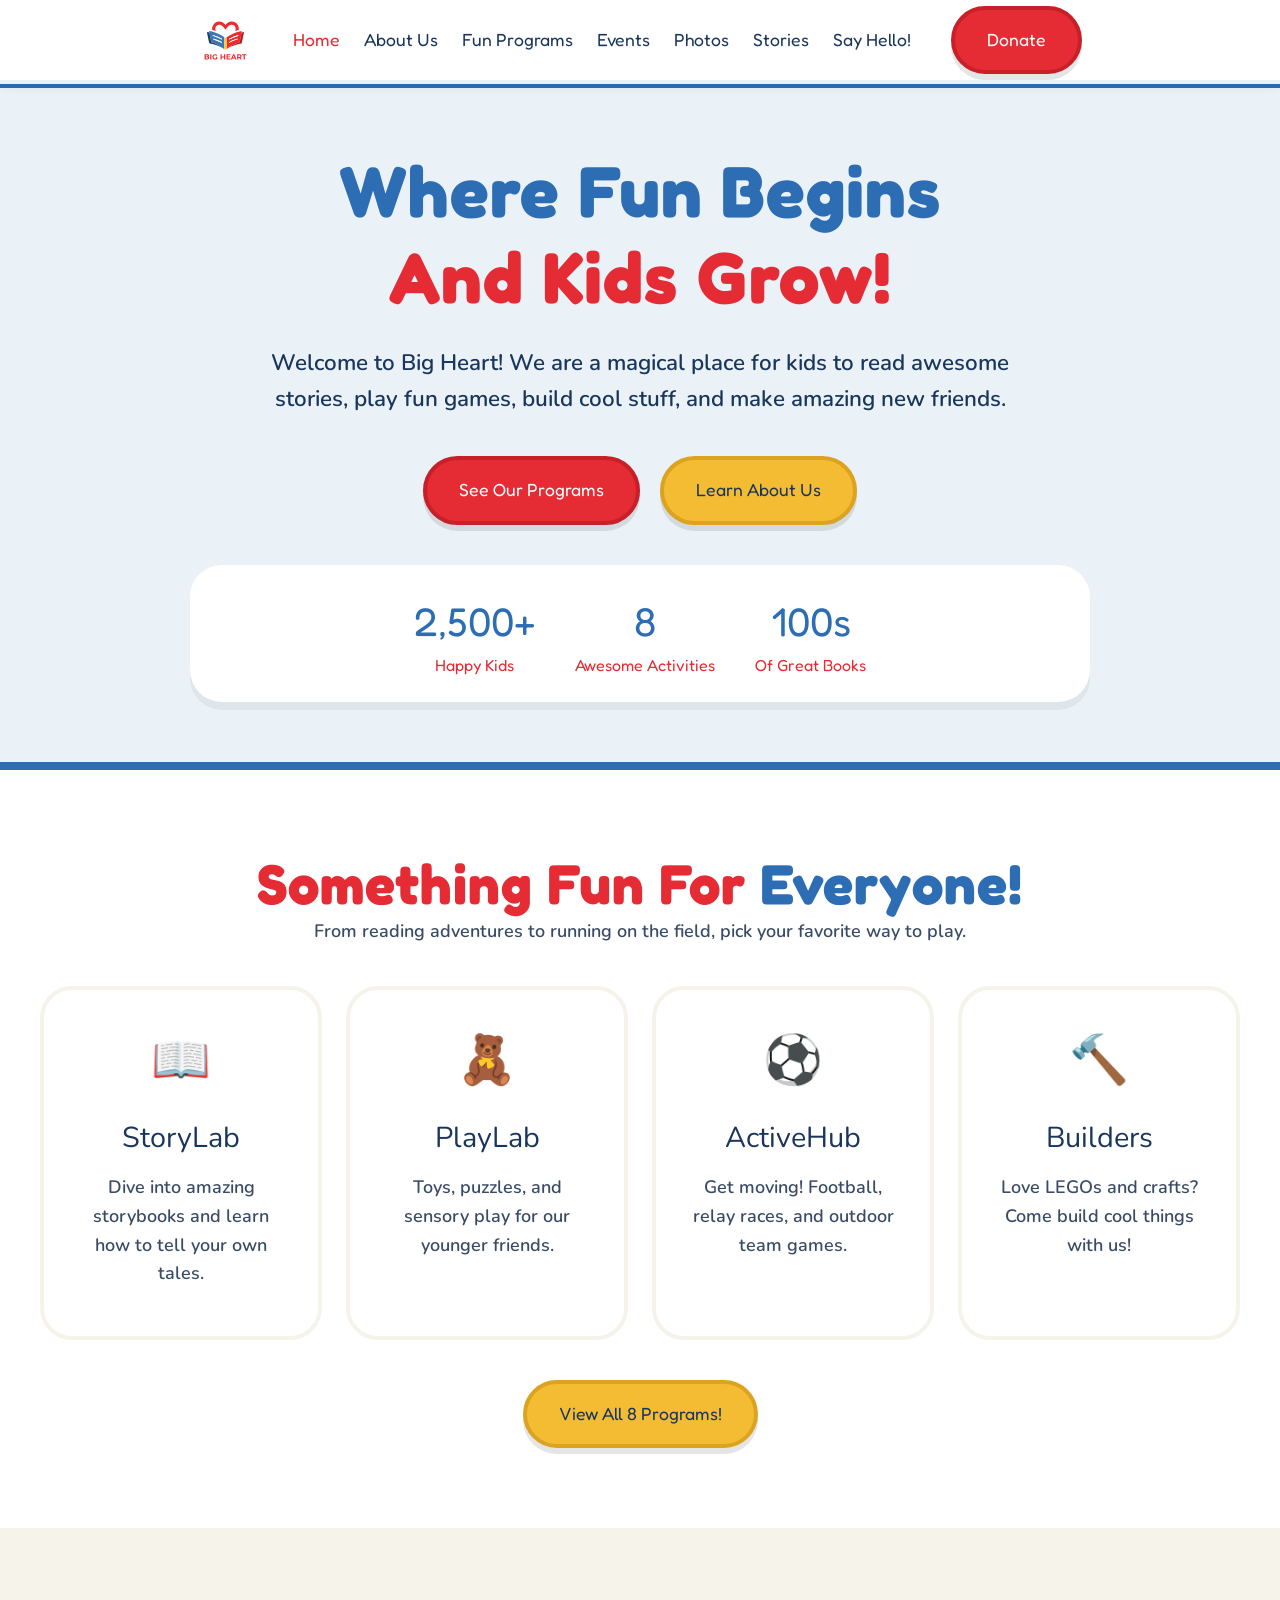
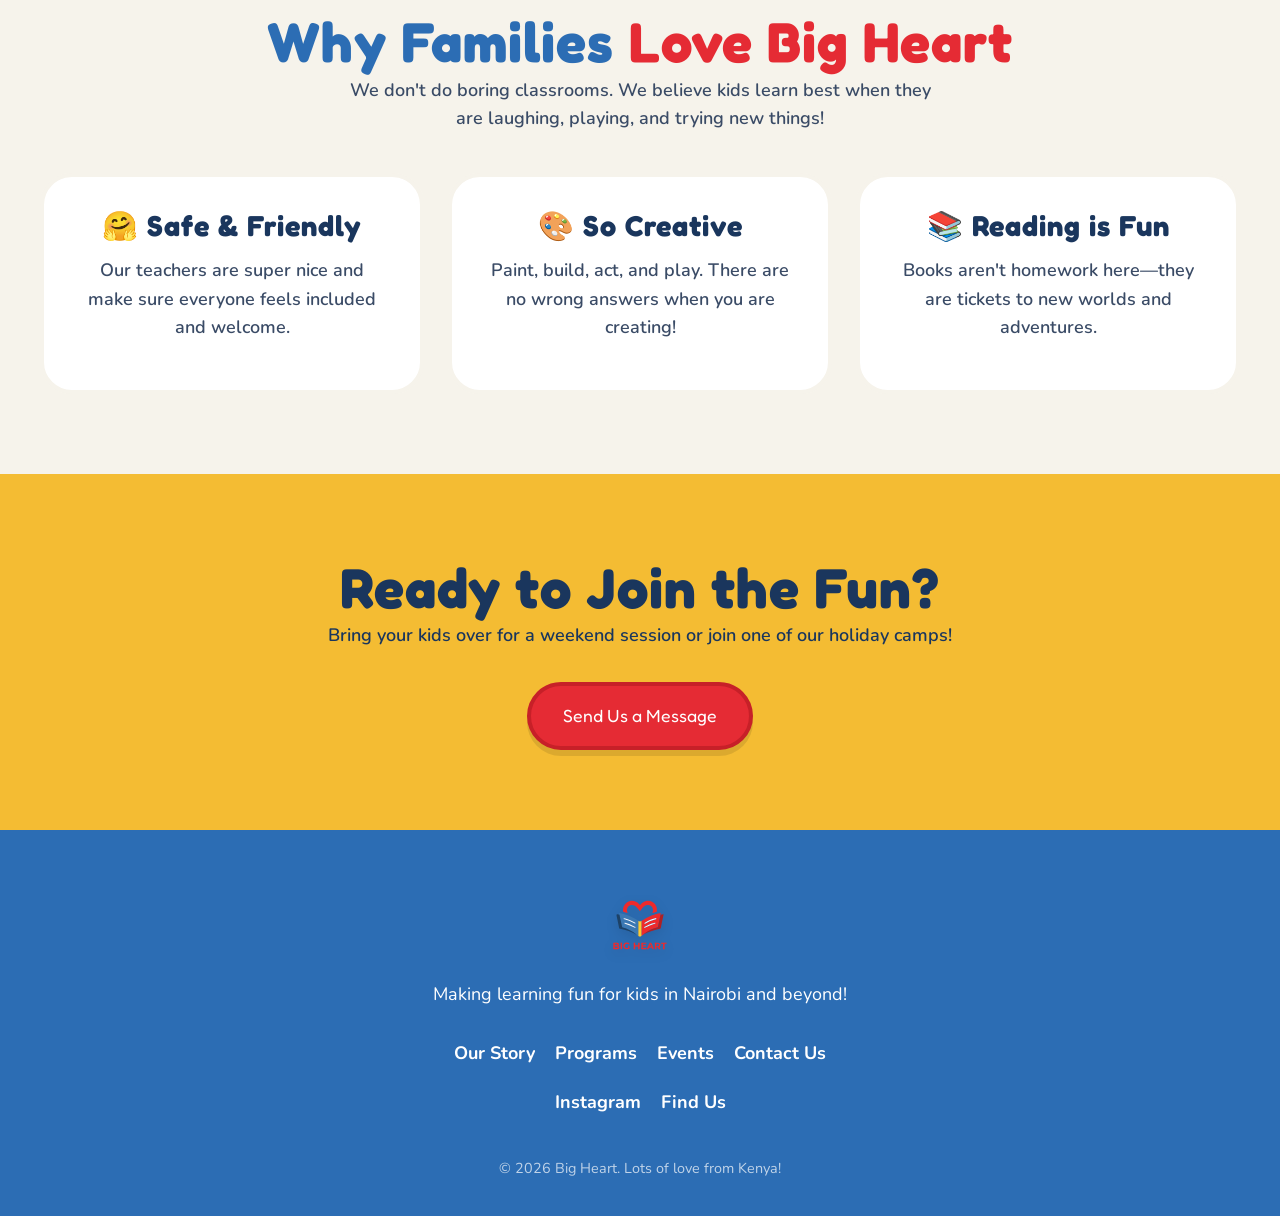
<file: index.html>
<!DOCTYPE html>
<html lang="en">
<head>
  <meta charset="UTF-8" />
  <meta name="viewport" content="width=device-width, initial-scale=1.0" />
  <!-- Primary SEO -->
  <meta name="description" content="Big Heart Kenya is Nairobi's top children's activity centre for kids aged 2–16. Weekend reading clubs, sports, arts, and creative play programs in Westlands, Nairobi." />
  <meta name="keywords" content="Big Heart Kenya, children activities Nairobi, kids programs Nairobi, weekend activities for kids Nairobi, children learning centre Kenya, kids club Nairobi, after school programs Nairobi, creative play Kenya, StoryLab Nairobi, children enrichment programs Kenya, kids indoor play area Nairobi, children's holiday camp Nairobi, kids birthday party venue Nairobi, family entertainment centre Nairobi, kids art classes Nairobi, kids sports camp Nairobi, toddler play area Nairobi, weekend kids club Westlands, indoor playground Nairobi, kids summer camp Nairobi" />
  <meta name="robots" content="index, follow" />
  <link rel="canonical" href="https://big-heart-wpzk.vercel.app/" />

  <!-- Open Graph (Facebook / WhatsApp) -->
  <meta property="og:type" content="website" />
  <meta property="og:url" content="https://big-heart-wpzk.vercel.app/" />
  <meta property="og:title" content="Big Heart Kenya — Kids Learning, Play & Creative Programs in Nairobi" />
  <meta property="og:description" content="Big Heart Kenya is Nairobi's top children's activity centre for kids aged 2–16. Weekend reading clubs, sports, arts, and creative play programs in Westlands, Nairobi." />
  <meta property="og:image" content="https://big-heart-wpzk.vercel.app/images/og-image.jpg" />
  <meta property="og:image:width" content="1200" />
  <meta property="og:image:height" content="630" />
  <meta property="og:image:alt" content="Big Heart Kenya - children's activity centre in Nairobi" />
  <meta property="og:site_name" content="Big Heart Kenya" />
  <meta property="og:locale" content="en_KE" />

  <!-- Twitter Card -->
  <meta name="twitter:card" content="summary_large_image" />
  <meta name="twitter:title" content="Big Heart Kenya — Kids Learning, Play & Creative Programs in Nairobi" />
  <meta name="twitter:description" content="Big Heart Kenya is Nairobi's top children's activity centre for kids aged 2–16. Weekend reading clubs, sports, arts, and creative play programs in Westlands, Nairobi." />
  <meta name="twitter:image" content="https://big-heart-wpzk.vercel.app/images/og-image.jpg" />
  <title>Big Heart Kenya — Kids Learning, Play & Creative Programs in Nairobi</title>
  <link rel="stylesheet" href="style.css" />

  <!-- Structured Data / Knowledge Graph -->
  <script type="application/ld+json">
  {
    "@context": "https://schema.org",
    "@type": "LocalBusiness",
    "@id": "https://big-heart-wpzk.vercel.app/#organization",
    "name": "Big Heart Kenya",
    "alternateName": "Big Heart",
    "url": "https://big-heart-wpzk.vercel.app/",
    "logo": "https://big-heart-wpzk.vercel.app/images/logo.svg",
    "image": "https://big-heart-wpzk.vercel.app/images/og-image.jpg",
    "description": "Big Heart Kenya is Nairobi's children's activity centre for kids aged 2-16, offering weekend reading clubs, sports, arts, and creative play programs in Westlands, Nairobi.",
    "priceRange": "$$",
    "address": {
      "@type": "PostalAddress",
      "addressLocality": "Westlands",
      "addressRegion": "Nairobi",
      "addressCountry": "KE"
    },
    "areaServed": "Nairobi, Kenya",
    "sameAs": [
      "https://www.instagram.com/bigheartke/",
      "https://share.google/0Y57chmww3RHHPMvl"
    ]
  }
  </script>
</head>
<body>

<nav class="navbar" role="navigation" aria-label="Main navigation">
  <div class="container nav-inner">
    <a href="index.html" class="nav-logo" aria-label="Big Heart Home">
      <img src="images/logo.svg" alt="Big Heart Logo" class="nav-logo-img" />
    </a>
        <ul class="nav-links">
      <li><a href="index.html" class="active">Home</a></li>
      <li><a href="about.html">About Us</a></li>
      <li><a href="programs.html">Fun Programs</a></li>
      <li><a href="events.html">Events</a></li>
      <li><a href="gallery.html">Photos</a></li>
      <li><a href="stories.html">Stories</a></li>
      <li><a href="contact.html">Say Hello!</a></li>
    </ul>
    <div class="nav-actions">
      <a href="donate.html" class="btn btn-primary">Donate</a>
    </div>
    <button class="hamburger" aria-label="Open menu">
      <span></span><span></span><span></span>
    </button>
  </div>
</nav>

<div class="mobile-nav">
  <button class="mobile-close">✖</button>
  <a href="index.html">Home</a>
  <a href="about.html">About Us</a>
  <a href="programs.html">Fun Programs</a>
  <a href="events.html">Events</a>
  <a href="gallery.html">Photos</a>
  <a href="stories.html">Stories</a>
  <a href="contact.html">Say Hello!</a>
  <a href="donate.html" style="color: var(--red);">Donate</a>
</div>

<section class="hero">
  <div class="container">
    <h1 class="hero-h1">Where Fun Begins <br><span class="text-red">And Kids Grow!</span></h1>
    <p class="hero-deck">Welcome to Big Heart! We are a magical place for kids to read awesome stories, play fun games, build cool stuff, and make amazing new friends.</p>
    <div class="hero-ctas">
      <a href="programs.html" class="btn btn-primary">See Our Programs</a>
      <a href="about.html" class="btn btn-secondary">Learn About Us</a>
    </div>
    <div class="hero-stats-bar">
      <div class="stat-block">
        <div class="stat-num text-blue">2,500+</div>
        <div class="stat-label text-red">Happy Kids</div>
      </div>
      <div class="stat-block">
        <div class="stat-num text-red">8</div>
        <div class="stat-label text-blue">Awesome Activities</div>
      </div>
      <div class="stat-block">
        <div class="stat-num text-yellow">100s</div>
        <div class="stat-label text-red">Of Great Books</div>
      </div>
    </div>
  </div>
</section>

<section style="padding: 80px 0; background: var(--cream);">
  <div class="container text-center">
    <h2>Something Fun For <span class="text-blue">Everyone!</span></h2>
    <p style="margin-bottom: 40px;">From reading adventures to running on the field, pick your favorite way to play.</p>
    <div class="programs-grid">
      <a href="programs.html#storylab" class="program-tile">
        <div class="program-tile-icon">📖</div>
        <div class="program-tile-name text-red">StoryLab</div>
        <p>Dive into amazing storybooks and learn how to tell your own tales.</p>
      </a>
      <a href="programs.html#playlab" class="program-tile">
        <div class="program-tile-icon">🧸</div>
        <div class="program-tile-name text-blue">PlayLab</div>
        <p>Toys, puzzles, and sensory play for our younger friends.</p>
      </a>
      <a href="programs.html#activehub" class="program-tile">
        <div class="program-tile-icon">⚽</div>
        <div class="program-tile-name text-yellow">ActiveHub</div>
        <p>Get moving! Football, relay races, and outdoor team games.</p>
      </a>
      <a href="programs.html#builders" class="program-tile">
        <div class="program-tile-icon">🔨</div>
        <div class="program-tile-name text-red">Builders</div>
        <p>Love LEGOs and crafts? Come build cool things with us!</p>
      </a>
    </div>
    <a href="programs.html" class="btn btn-secondary" style="margin-top: 40px;">View All 8 Programs!</a>
  </div>
</section>

<section style="padding: 80px 0; background: var(--parchment);">
  <div class="container text-center">
    <h2 class="text-blue">Why Families <span class="text-red">Love Big Heart</span></h2>
    <p style="max-width: 600px; margin: 0 auto 40px;">We don't do boring classrooms. We believe kids learn best when they are laughing, playing, and trying new things!</p>
    <div class="programs-grid">
      <div class="program-tile">
        <h3 class="text-blue">🤗 Safe & Friendly</h3>
        <p>Our teachers are super nice and make sure everyone feels included and welcome.</p>
      </div>
      <div class="program-tile">
        <h3 class="text-yellow">🎨 So Creative</h3>
        <p>Paint, build, act, and play. There are no wrong answers when you are creating!</p>
      </div>
      <div class="program-tile">
        <h3 class="text-red">📚 Reading is Fun</h3>
        <p>Books aren't homework here—they are tickets to new worlds and adventures.</p>
      </div>
    </div>
  </div>
</section>

<section style="padding: 80px 0; background: var(--yellow); text-align: center;">
  <div class="container">
    <h2 class="text-ink">Ready to Join the Fun?</h2>
    <p style="color: var(--ink); margin-bottom: 32px;">Bring your kids over for a weekend session or join one of our holiday camps!</p>
    <a href="contact.html" class="btn btn-primary">Send Us a Message</a>
  </div>
</section>

<footer>
  <div class="container">
    <div style="display: flex; justify-content: center; margin-bottom: 20px;"><img src="images/logo.svg" alt="Big Heart Logo" style="height: 70px; filter: drop-shadow(0 4px 6px rgba(0,0,0,0.1));" /></div>
    <p style="color: var(--cream); font-weight: normal; margin-bottom: 30px;">Making learning fun for kids in Nairobi and beyond!</p>
    <div style="display: flex; justify-content: center; gap: 20px; margin-bottom: 20px; flex-wrap: wrap;">
      <a href="about.html">Our Story</a><a href="programs.html">Programs</a><a href="events.html">Events</a><a href="contact.html">Contact Us</a>
    </div>
    <div style="display: flex; justify-content: center; gap: 20px; margin-bottom: 40px;">
      <a href="https://www.instagram.com/bigheartke/" target="_blank" rel="me noopener" aria-label="Big Heart Kenya on Instagram">Instagram</a>
      <a href="https://share.google/0Y57chmww3RHHPMvl" target="_blank" rel="noopener" aria-label="Find Big Heart Kenya on Google Maps">Find Us</a>
    </div>
    <p style="font-size: 0.9rem; font-weight: normal; color: rgba(255,255,255,0.7);">&copy; 2026 Big Heart. Lots of love from Kenya!</p>
  </div>
</footer>
<script src="main.js"></script>
</body>
</html>
</file>
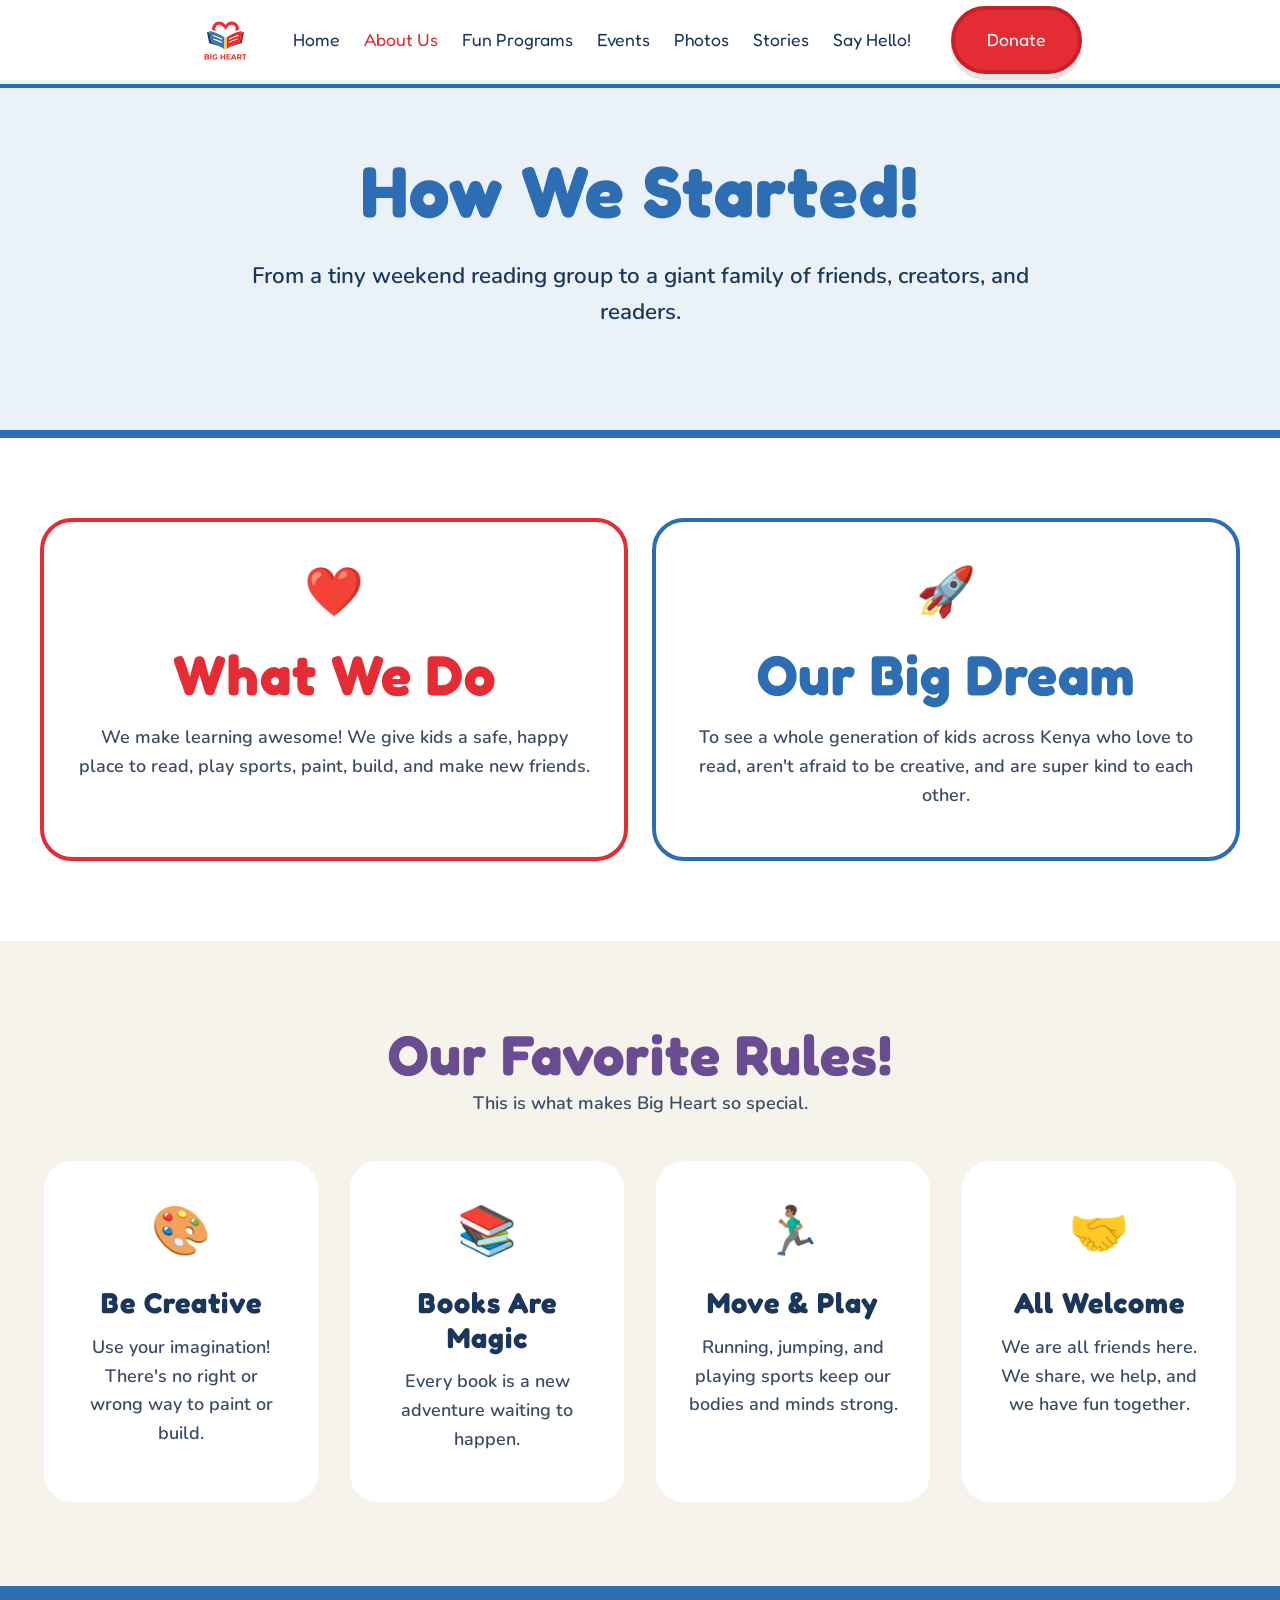
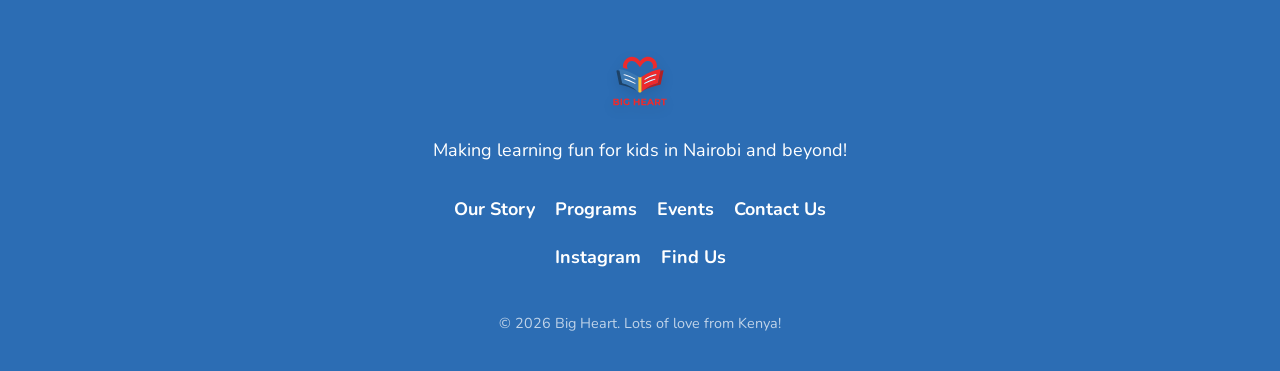
<file: about.html>
<!DOCTYPE html>
<html lang="en">
<head>
  <meta charset="UTF-8" />
  <meta name="viewport" content="width=device-width, initial-scale=1.0" />
  <!-- Primary SEO -->
  <meta name="description" content="Learn how Big Heart Kenya started as a small reading group and grew into Nairobi's most-loved children's activity hub. Discover our mission, values, and the team behind the magic." />
  <meta name="keywords" content="Big Heart Kenya about, children NGO Nairobi, kids charity Kenya, Big Heart story, children development organisation Kenya, Nairobi kids club history, Big Heart founders, children's charity Nairobi, kids community organisation Kenya, family entertainment centre Nairobi, reading culture Kenya, child development Nairobi, kids club history Kenya" />
  <meta name="robots" content="index, follow" />
  <link rel="canonical" href="https://big-heart-wpzk.vercel.app/about" />

  <!-- Open Graph (Facebook / WhatsApp) -->
  <meta property="og:type" content="website" />
  <meta property="og:url" content="https://big-heart-wpzk.vercel.app/about" />
  <meta property="og:title" content="About Big Heart Kenya — Our Story, Mission & Values" />
  <meta property="og:description" content="Learn how Big Heart Kenya started as a small reading group and grew into Nairobi's most-loved children's activity hub. Discover our mission, values, and the team behind the magic." />
  <meta property="og:image" content="https://big-heart-wpzk.vercel.app/images/og-image.jpg" />
  <meta property="og:image:width" content="1200" />
  <meta property="og:image:height" content="630" />
  <meta property="og:image:alt" content="About Big Heart Kenya - our story and mission" />
  <meta property="og:site_name" content="Big Heart Kenya" />
  <meta property="og:locale" content="en_KE" />

  <!-- Twitter Card -->
  <meta name="twitter:card" content="summary_large_image" />
  <meta name="twitter:title" content="About Big Heart Kenya — Our Story, Mission & Values" />
  <meta name="twitter:description" content="Learn how Big Heart Kenya started as a small reading group and grew into Nairobi's most-loved children's activity hub. Discover our mission, values, and the team behind the magic." />
  <meta name="twitter:image" content="https://big-heart-wpzk.vercel.app/images/og-image.jpg" />
  <title>About Big Heart Kenya — Our Story, Mission & Values</title>
  <link rel="stylesheet" href="style.css" />

  <!-- Structured Data / Knowledge Graph -->
  <script type="application/ld+json">
  {
    "@context": "https://schema.org",
    "@type": "AboutPage",
    "@id": "https://big-heart-wpzk.vercel.app/about#aboutpage",
    "url": "https://big-heart-wpzk.vercel.app/about",
    "name": "About Big Heart Kenya",
    "isPartOf": {
      "@type": "WebSite",
      "url": "https://big-heart-wpzk.vercel.app/",
      "name": "Big Heart Kenya"
    },
    "about": {
      "@type": "Organization",
      "name": "Big Heart Kenya",
      "url": "https://big-heart-wpzk.vercel.app/",
      "logo": "https://big-heart-wpzk.vercel.app/images/logo.svg",
      "description": "Big Heart Kenya started as a small weekend reading group and grew into a children's activity hub in Nairobi offering reading, sports, arts, and creative play programs.",
      "sameAs": [
        "https://www.instagram.com/bigheartke/",
        "https://share.google/0Y57chmww3RHHPMvl"
      ]
    }
  }
  </script>
</head>
<body>

<nav class="navbar" role="navigation" aria-label="Main navigation">
  <div class="container nav-inner">
    <a href="index.html" class="nav-logo"><img src="images/logo.svg" alt="Big Heart Logo" class="nav-logo-img" /></a>
        <ul class="nav-links">
      <li><a href="index.html">Home</a></li>
      <li><a href="about.html" class="active">About Us</a></li>
      <li><a href="programs.html">Fun Programs</a></li>
      <li><a href="events.html">Events</a></li>
      <li><a href="gallery.html">Photos</a></li>
      <li><a href="stories.html">Stories</a></li>
      <li><a href="contact.html">Say Hello!</a></li>
    </ul>
    <div class="nav-actions"><a href="donate.html" class="btn btn-primary">Donate</a></div>
    <button class="hamburger" aria-label="Open menu"><span></span><span></span><span></span></button>
  </div>
</nav>

<div class="mobile-nav">
  <button class="mobile-close">✖</button>
  <a href="index.html">Home</a>
  <a href="about.html">About Us</a>
  <a href="programs.html">Fun Programs</a>
  <a href="events.html">Events</a>
  <a href="gallery.html">Photos</a>
  <a href="stories.html">Stories</a>
  <a href="contact.html">Say Hello!</a>
  <a href="donate.html" style="color: var(--red);">Donate</a>
</div>

<section class="hero">
  <div class="container text-center">
    <h1 class="hero-h1 text-blue">How We Started!</h1>
    <p class="hero-deck">From a tiny weekend reading group to a giant family of friends, creators, and readers.</p>
  </div>
</section>

<section style="padding: 80px 0; background: var(--cream);">
  <div class="container">
    <div class="programs-grid">
      <div class="program-tile" style="border-color: var(--red);">
        <div style="font-size: 3rem; margin-bottom: 10px;">❤️</div>
        <h2 class="text-red" style="margin-bottom: 15px;">What We Do</h2>
        <p>We make learning awesome! We give kids a safe, happy place to read, play sports, paint, build, and make new friends.</p>
      </div>
      <div class="program-tile" style="border-color: var(--blue);">
        <div style="font-size: 3rem; margin-bottom: 10px;">🚀</div>
        <h2 class="text-blue" style="margin-bottom: 15px;">Our Big Dream</h2>
        <p>To see a whole generation of kids across Kenya who love to read, aren't afraid to be creative, and are super kind to each other.</p>
      </div>
    </div>
  </div>
</section>

<section style="padding: 80px 0; background: var(--parchment);">
  <div class="container text-center">
    <h2 class="text-purple">Our Favorite Rules!</h2>
    <p style="margin-bottom: 40px;">This is what makes Big Heart so special.</p>
    <div class="programs-grid">
      <div class="program-tile">
        <div class="program-tile-icon">🎨</div>
        <h3 class="text-red">Be Creative</h3>
        <p>Use your imagination! There's no right or wrong way to paint or build.</p>
      </div>
      <div class="program-tile">
        <div class="program-tile-icon">📚</div>
        <h3 class="text-blue">Books Are Magic</h3>
        <p>Every book is a new adventure waiting to happen.</p>
      </div>
      <div class="program-tile">
        <div class="program-tile-icon">🏃🏽‍♂️</div>
        <h3 class="text-green">Move & Play</h3>
        <p>Running, jumping, and playing sports keep our bodies and minds strong.</p>
      </div>
      <div class="program-tile">
        <div class="program-tile-icon">🤝</div>
        <h3 class="text-yellow">All Welcome</h3>
        <p>We are all friends here. We share, we help, and we have fun together.</p>
      </div>
    </div>
  </div>
</section>

<footer>
  <div class="container">
    <div style="display: flex; justify-content: center; margin-bottom: 20px;"><img src="images/logo.svg" alt="Big Heart Logo" style="height: 70px; filter: drop-shadow(0 4px 6px rgba(0,0,0,0.1));" /></div>
    <p style="color: var(--cream); font-weight: normal; margin-bottom: 30px;">Making learning fun for kids in Nairobi and beyond!</p>
    <div style="display: flex; justify-content: center; gap: 20px; margin-bottom: 20px; flex-wrap: wrap;">
      <a href="about.html">Our Story</a><a href="programs.html">Programs</a><a href="events.html">Events</a><a href="contact.html">Contact Us</a>
    </div>
    <div style="display: flex; justify-content: center; gap: 20px; margin-bottom: 40px;">
      <a href="https://www.instagram.com/bigheartke/" target="_blank" rel="me noopener" aria-label="Big Heart Kenya on Instagram">Instagram</a>
      <a href="https://share.google/0Y57chmww3RHHPMvl" target="_blank" rel="noopener" aria-label="Find Big Heart Kenya on Google Maps">Find Us</a>
    </div>
    <p style="font-size: 0.9rem; font-weight: normal; color: rgba(255,255,255,0.7);">&copy; 2026 Big Heart. Lots of love from Kenya!</p>
  </div>
</footer>
<script src="main.js"></script>
</body>
</html>
</file>
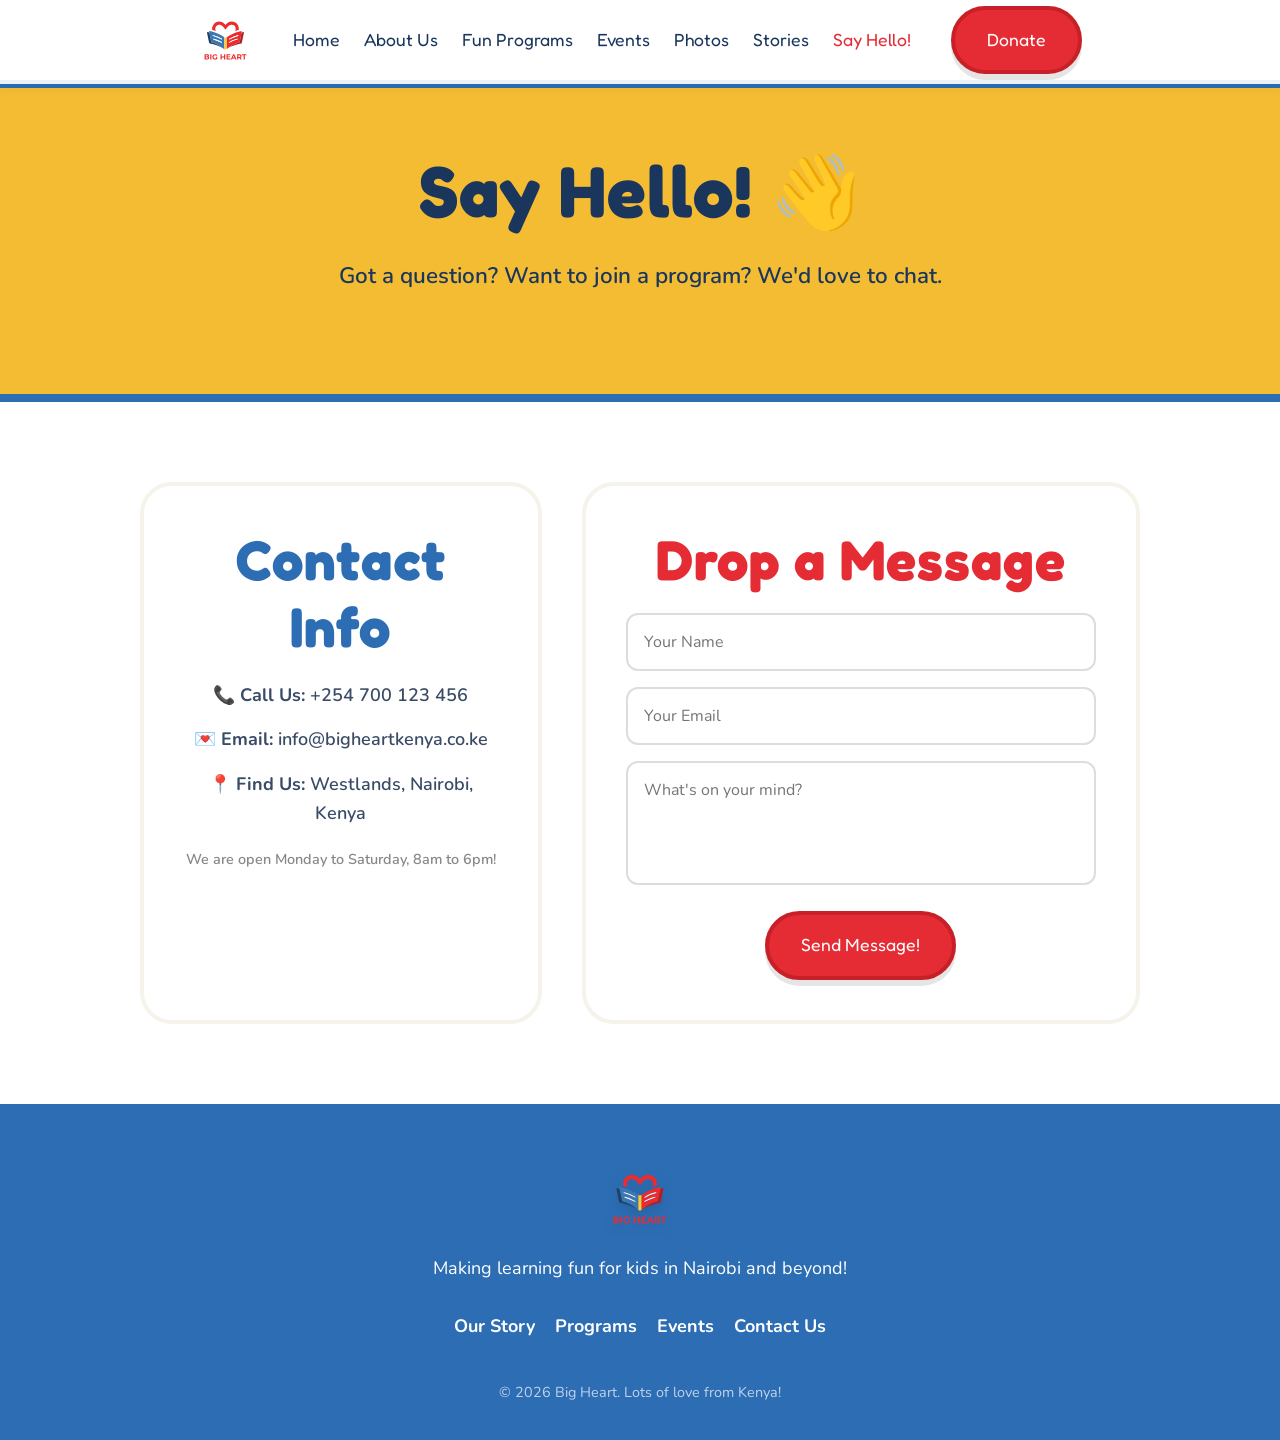
<file: contact.html>
<!DOCTYPE html>
<html lang="en">
<head>
  <meta charset="UTF-8" />
  <meta name="viewport" content="width=device-width, initial-scale=1.0" />
  <!-- Primary SEO -->
  <meta name="description" content="Get in touch with Big Heart Kenya to register your child, ask about programs, or partner with us. Located in Westlands, Nairobi. Open Monday–Saturday." />
  <meta name="keywords" content="contact Big Heart Kenya, register kids Nairobi, children centre Westlands Nairobi, Big Heart phone number, Big Heart email Kenya" />
  <meta name="robots" content="index, follow" />
  <link rel="canonical" href="https://big-heart-wpzk.vercel.app/contact" />

  <!-- Open Graph (Facebook / WhatsApp) -->
  <meta property="og:type" content="website" />
  <meta property="og:url" content="https://big-heart-wpzk.vercel.app/contact" />
  <meta property="og:title" content="Contact Big Heart Kenya — Say Hello & Register Your Child" />
  <meta property="og:description" content="Get in touch with Big Heart Kenya to register your child, ask about programs, or partner with us. Located in Westlands, Nairobi. Open Monday–Saturday." />
  <meta property="og:image" content="https://big-heart-wpzk.vercel.app/images/og-image.jpg" />
  <meta property="og:site_name" content="Big Heart Kenya" />
  <meta property="og:locale" content="en_KE" />

  <!-- Twitter Card -->
  <meta name="twitter:card" content="summary_large_image" />
  <meta name="twitter:title" content="Contact Big Heart Kenya — Say Hello & Register Your Child" />
  <meta name="twitter:description" content="Get in touch with Big Heart Kenya to register your child, ask about programs, or partner with us. Located in Westlands, Nairobi. Open Monday–Saturday." />
  <meta name="twitter:image" content="https://big-heart-wpzk.vercel.app/images/og-image.jpg" />
  <title>Contact Big Heart Kenya — Say Hello & Register Your Child</title>
  <link rel="stylesheet" href="style.css" />
</head>
<body>

<nav class="navbar" role="navigation" aria-label="Main navigation">
  <div class="container nav-inner">
    <a href="index.html" class="nav-logo"><img src="images/logo.svg" alt="Big Heart Logo" class="nav-logo-img" /></a>
        <ul class="nav-links">
      <li><a href="index.html">Home</a></li>
      <li><a href="about.html">About Us</a></li>
      <li><a href="programs.html">Fun Programs</a></li>
      <li><a href="events.html">Events</a></li>
      <li><a href="gallery.html">Photos</a></li>
      <li><a href="stories.html">Stories</a></li>
      <li><a href="contact.html" class="active">Say Hello!</a></li>
    </ul>
    <div class="nav-actions"><a href="donate.html" class="btn btn-primary">Donate</a></div>
    <button class="hamburger" aria-label="Open menu"><span></span><span></span><span></span></button>
  </div>
</nav>

<div class="mobile-nav">
  <button class="mobile-close">✖</button>
  <a href="index.html">Home</a>
  <a href="about.html">About Us</a>
  <a href="programs.html">Fun Programs</a>
  <a href="events.html">Events</a>
  <a href="gallery.html">Photos</a>
  <a href="stories.html">Stories</a>
  <a href="contact.html">Say Hello!</a>
  <a href="donate.html" style="color: var(--red);">Donate</a>
</div>

<section class="hero" style="background: var(--yellow);">
  <div class="container text-center">
    <h1 class="hero-h1 text-ink">Say Hello! 👋</h1>
    <p class="hero-deck">Got a question? Want to join a program? We'd love to chat.</p>
  </div>
</section>

<section style="padding: 80px 0; background: var(--cream);">
  <div class="container">
    <div style="display: flex; flex-wrap: wrap; gap: 40px; max-width: 1000px; margin: 0 auto;">
      <div style="flex: 1; min-width: 300px; background: white; padding: 40px; border-radius: var(--r-lg); border: 4px solid var(--parchment);">
        <h2 class="text-blue" style="margin-bottom: 20px;">Contact Info</h2>
        <p><strong>📞 Call Us:</strong> +254 700 123 456</p>
        <p><strong>💌 Email:</strong> info@bigheartkenya.co.ke</p>
        <p><strong>📍 Find Us:</strong> Westlands, Nairobi, Kenya</p>
        <p style="margin-top: 20px; font-size: 0.9rem; color: #888;">We are open Monday to Saturday, 8am to 6pm!</p>
      </div>
      <div style="flex: 1.5; min-width: 300px; background: white; padding: 40px; border-radius: var(--r-lg); border: 4px solid var(--parchment);">
        <h2 class="text-red" style="margin-bottom: 20px;">Drop a Message</h2>
        <form style="display: flex; flex-direction: column; gap: 16px;">
          <input type="text" placeholder="Your Name" style="padding: 16px; border-radius: var(--r-sm); border: 2px solid #ddd; font-family: var(--font-body); font-size: 1rem;" />
          <input type="email" placeholder="Your Email" style="padding: 16px; border-radius: var(--r-sm); border: 2px solid #ddd; font-family: var(--font-body); font-size: 1rem;" />
          <textarea placeholder="What's on your mind?" rows="4" style="padding: 16px; border-radius: var(--r-sm); border: 2px solid #ddd; font-family: var(--font-body); font-size: 1rem; resize: none;"></textarea>
          <button type="button" class="btn btn-primary" style="margin-top: 10px;">Send Message!</button>
        </form>
      </div>
    </div>
  </div>
</section>

<footer>
  <div class="container">
    <div style="display: flex; justify-content: center; margin-bottom: 20px;"><img src="images/logo.svg" alt="Big Heart Logo" style="height: 70px; filter: drop-shadow(0 4px 6px rgba(0,0,0,0.1));" /></div>
    <p style="color: var(--cream); font-weight: normal; margin-bottom: 30px;">Making learning fun for kids in Nairobi and beyond!</p>
    <div style="display: flex; justify-content: center; gap: 20px; margin-bottom: 40px; flex-wrap: wrap;">
      <a href="about.html">Our Story</a><a href="programs.html">Programs</a><a href="events.html">Events</a><a href="contact.html">Contact Us</a>
    </div>
    <p style="font-size: 0.9rem; font-weight: normal; color: rgba(255,255,255,0.7);">&copy; 2026 Big Heart. Lots of love from Kenya!</p>
  </div>
</footer>
<script src="main.js"></script>
</body>
</html>
</file>
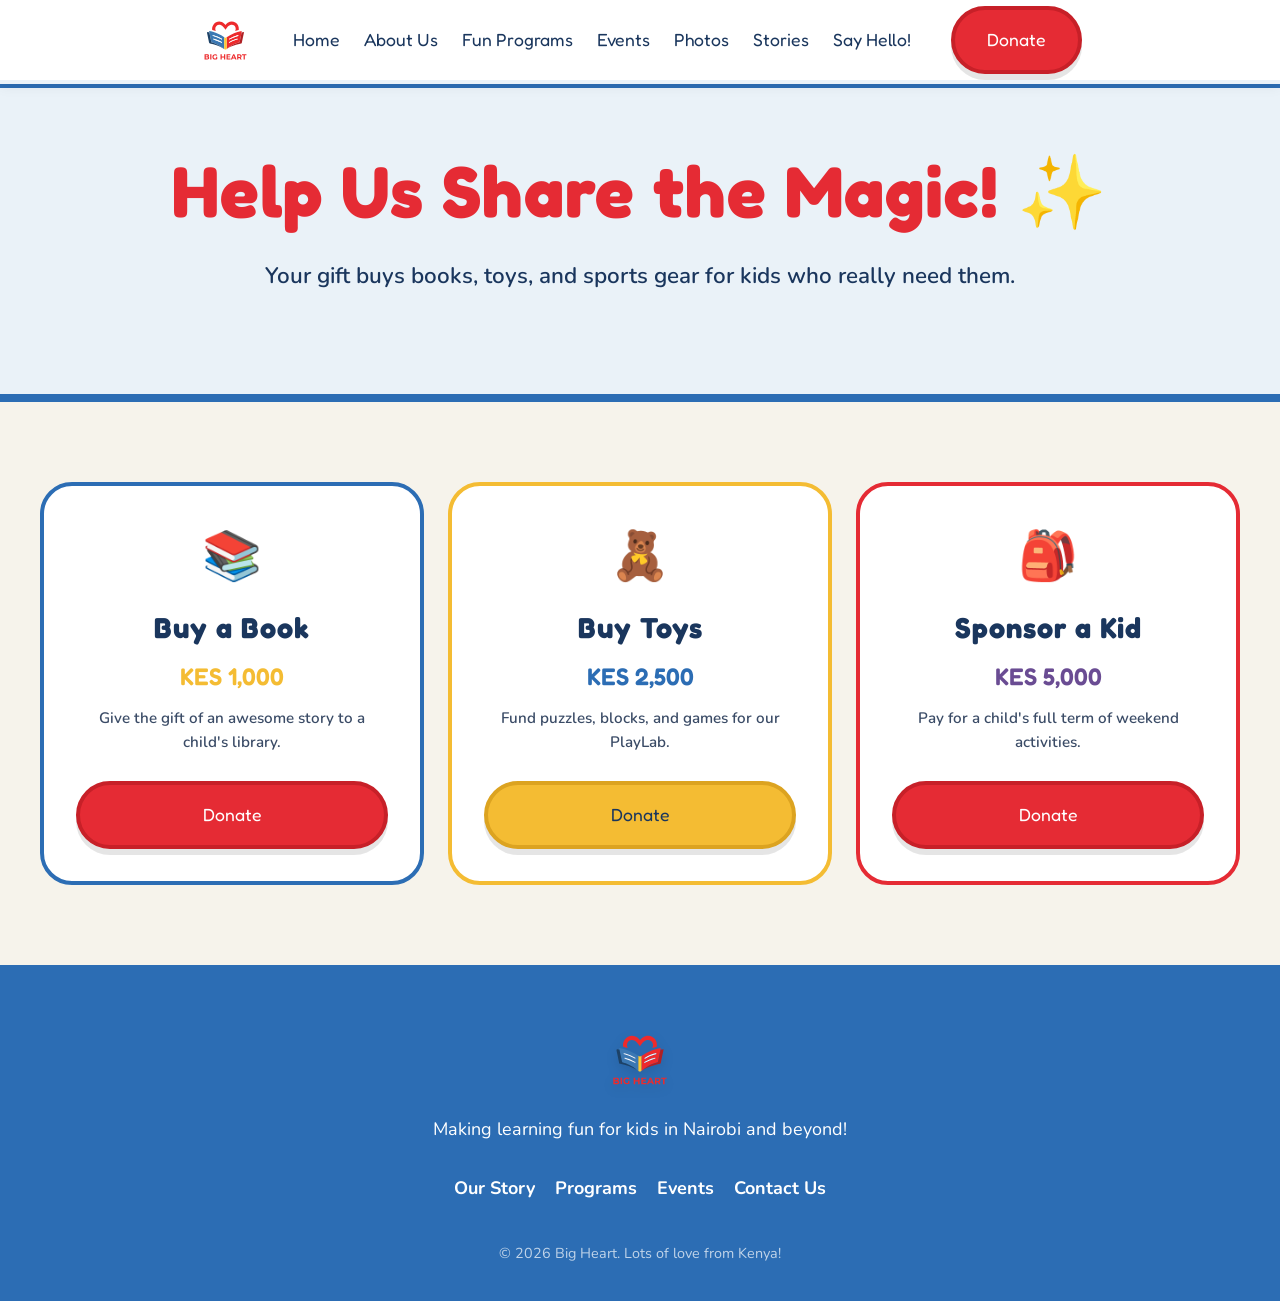
<file: donate.html>
<!DOCTYPE html>
<html lang="en">
<head>
  <meta charset="UTF-8" />
  <meta name="viewport" content="width=device-width, initial-scale=1.0" />
  <!-- Primary SEO -->
  <meta name="description" content="Support Big Heart Kenya by donating books, toys, or sponsoring a child's term of activities. Every shilling helps Nairobi kids learn, grow, and thrive." />
  <meta name="keywords" content="donate Big Heart Kenya, support children Kenya, sponsor a child Nairobi, children charity Kenya donation, buy books for kids Kenya, fund kids programs Nairobi" />
  <meta name="robots" content="index, follow" />
  <link rel="canonical" href="https://big-heart-wpzk.vercel.app/donate" />

  <!-- Open Graph (Facebook / WhatsApp) -->
  <meta property="og:type" content="website" />
  <meta property="og:url" content="https://big-heart-wpzk.vercel.app/donate" />
  <meta property="og:title" content="Donate to Big Heart Kenya — Support Children's Education & Play" />
  <meta property="og:description" content="Support Big Heart Kenya by donating books, toys, or sponsoring a child's term of activities. Every shilling helps Nairobi kids learn, grow, and thrive." />
  <meta property="og:image" content="https://big-heart-wpzk.vercel.app/images/og-image.jpg" />
  <meta property="og:site_name" content="Big Heart Kenya" />
  <meta property="og:locale" content="en_KE" />

  <!-- Twitter Card -->
  <meta name="twitter:card" content="summary_large_image" />
  <meta name="twitter:title" content="Donate to Big Heart Kenya — Support Children's Education & Play" />
  <meta name="twitter:description" content="Support Big Heart Kenya by donating books, toys, or sponsoring a child's term of activities. Every shilling helps Nairobi kids learn, grow, and thrive." />
  <meta name="twitter:image" content="https://big-heart-wpzk.vercel.app/images/og-image.jpg" />
  <title>Donate to Big Heart Kenya — Support Children's Education & Play</title>
  <link rel="stylesheet" href="style.css" />
</head>
<body>

<nav class="navbar" role="navigation" aria-label="Main navigation">
  <div class="container nav-inner">
    <a href="index.html" class="nav-logo"><img src="images/logo.svg" alt="Big Heart Logo" class="nav-logo-img" /></a>
        <ul class="nav-links">
      <li><a href="index.html">Home</a></li>
      <li><a href="about.html">About Us</a></li>
      <li><a href="programs.html">Fun Programs</a></li>
      <li><a href="events.html">Events</a></li>
      <li><a href="gallery.html">Photos</a></li>
      <li><a href="stories.html">Stories</a></li>
      <li><a href="contact.html">Say Hello!</a></li>
    </ul>
    <div class="nav-actions"><a href="donate.html" class="btn btn-primary">Donate</a></div>
    <button class="hamburger" aria-label="Open menu"><span></span><span></span><span></span></button>
  </div>
</nav>

<div class="mobile-nav">
  <button class="mobile-close">✖</button>
  <a href="index.html">Home</a>
  <a href="about.html">About Us</a>
  <a href="programs.html">Fun Programs</a>
  <a href="events.html">Events</a>
  <a href="gallery.html">Photos</a>
  <a href="stories.html">Stories</a>
  <a href="contact.html">Say Hello!</a>
  <a href="donate.html" style="color: var(--red);">Donate</a>
</div>

<section class="hero">
  <div class="container text-center">
    <h1 class="hero-h1 text-red">Help Us Share the Magic! ✨</h1>
    <p class="hero-deck">Your gift buys books, toys, and sports gear for kids who really need them.</p>
  </div>
</section>

<section style="padding: 80px 0; background: var(--parchment);">
  <div class="container">
    <div class="programs-grid">
      <div class="program-tile" style="border-color: var(--blue);">
        <div class="program-tile-icon">📚</div>
        <h3 class="text-blue">Buy a Book</h3>
        <p class="text-yellow" style="font-family: var(--font-display); font-size: 1.5rem; margin-bottom: 10px;">KES 1,000</p>
        <p style="font-size: 0.95rem;">Give the gift of an awesome story to a child's library.</p>
        <button class="btn btn-primary" style="margin-top: 10px; width: 100%;">Donate</button>
      </div>
      <div class="program-tile" style="border-color: var(--yellow);">
        <div class="program-tile-icon">🧸</div>
        <h3 class="text-yellow">Buy Toys</h3>
        <p class="text-blue" style="font-family: var(--font-display); font-size: 1.5rem; margin-bottom: 10px;">KES 2,500</p>
        <p style="font-size: 0.95rem;">Fund puzzles, blocks, and games for our PlayLab.</p>
        <button class="btn btn-secondary" style="margin-top: 10px; width: 100%;">Donate</button>
      </div>
      <div class="program-tile" style="border-color: var(--red);">
        <div class="program-tile-icon">🎒</div>
        <h3 class="text-red">Sponsor a Kid</h3>
        <p class="text-purple" style="font-family: var(--font-display); font-size: 1.5rem; margin-bottom: 10px;">KES 5,000</p>
        <p style="font-size: 0.95rem;">Pay for a child's full term of weekend activities.</p>
        <button class="btn btn-primary" style="margin-top: 10px; width: 100%;">Donate</button>
      </div>
    </div>
  </div>
</section>

<footer>
  <div class="container">
    <div style="display: flex; justify-content: center; margin-bottom: 20px;"><img src="images/logo.svg" alt="Big Heart Logo" style="height: 70px; filter: drop-shadow(0 4px 6px rgba(0,0,0,0.1));" /></div>
    <p style="color: var(--cream); font-weight: normal; margin-bottom: 30px;">Making learning fun for kids in Nairobi and beyond!</p>
    <div style="display: flex; justify-content: center; gap: 20px; margin-bottom: 40px; flex-wrap: wrap;">
      <a href="about.html">Our Story</a><a href="programs.html">Programs</a><a href="events.html">Events</a><a href="contact.html">Contact Us</a>
    </div>
    <p style="font-size: 0.9rem; font-weight: normal; color: rgba(255,255,255,0.7);">&copy; 2026 Big Heart. Lots of love from Kenya!</p>
  </div>
</footer>
<script src="main.js"></script>
</body>
</html>
</file>
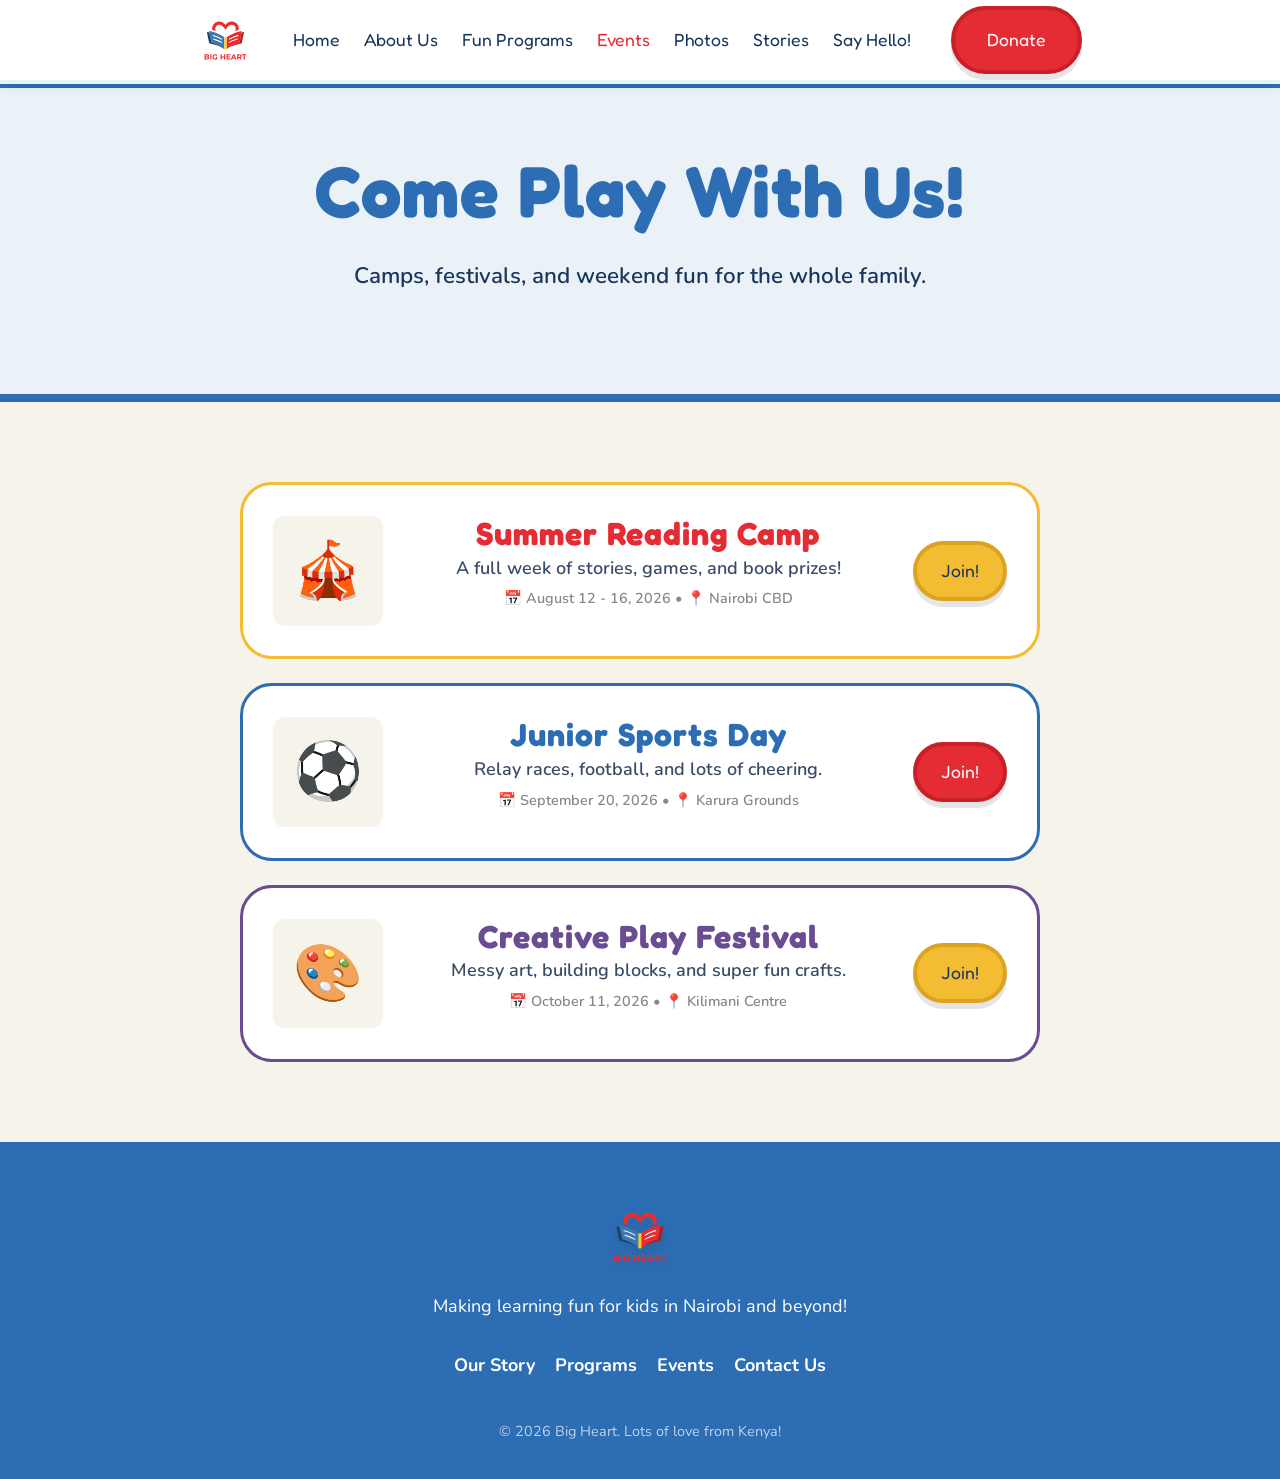
<file: events.html>
<!DOCTYPE html>
<html lang="en">
<head>
  <meta charset="UTF-8" />
  <meta name="viewport" content="width=device-width, initial-scale=1.0" />
  <!-- Primary SEO -->
  <meta name="description" content="Join Big Heart Kenya's upcoming children's events — Summer Reading Camp, Junior Sports Day, and Creative Play Festival. Fun-packed events for kids in Nairobi 2026." />
  <meta name="keywords" content="kids events Nairobi 2026, children events Kenya, summer reading camp Nairobi, kids sports day Nairobi, creative festival for kids Kenya, family events Nairobi, Big Heart events" />
  <meta name="robots" content="index, follow" />
  <link rel="canonical" href="https://big-heart-wpzk.vercel.app/events" />

  <!-- Open Graph (Facebook / WhatsApp) -->
  <meta property="og:type" content="website" />
  <meta property="og:url" content="https://big-heart-wpzk.vercel.app/events" />
  <meta property="og:title" content="Upcoming Kids Events in Nairobi — Big Heart Kenya" />
  <meta property="og:description" content="Join Big Heart Kenya's upcoming children's events — Summer Reading Camp, Junior Sports Day, and Creative Play Festival. Fun-packed events for kids in Nairobi 2026." />
  <meta property="og:image" content="https://big-heart-wpzk.vercel.app/images/og-image.jpg" />
  <meta property="og:site_name" content="Big Heart Kenya" />
  <meta property="og:locale" content="en_KE" />

  <!-- Twitter Card -->
  <meta name="twitter:card" content="summary_large_image" />
  <meta name="twitter:title" content="Upcoming Kids Events in Nairobi — Big Heart Kenya" />
  <meta name="twitter:description" content="Join Big Heart Kenya's upcoming children's events — Summer Reading Camp, Junior Sports Day, and Creative Play Festival. Fun-packed events for kids in Nairobi 2026." />
  <meta name="twitter:image" content="https://big-heart-wpzk.vercel.app/images/og-image.jpg" />
  <title>Upcoming Kids Events in Nairobi — Big Heart Kenya</title>
  <link rel="stylesheet" href="style.css" />
</head>
<body>

<nav class="navbar" role="navigation" aria-label="Main navigation">
  <div class="container nav-inner">
    <a href="index.html" class="nav-logo"><img src="images/logo.svg" alt="Big Heart Logo" class="nav-logo-img" /></a>
        <ul class="nav-links">
      <li><a href="index.html">Home</a></li>
      <li><a href="about.html">About Us</a></li>
      <li><a href="programs.html">Fun Programs</a></li>
      <li><a href="events.html" class="active">Events</a></li>
      <li><a href="gallery.html">Photos</a></li>
      <li><a href="stories.html">Stories</a></li>
      <li><a href="contact.html">Say Hello!</a></li>
    </ul>
    <div class="nav-actions"><a href="donate.html" class="btn btn-primary">Donate</a></div>
    <button class="hamburger" aria-label="Open menu"><span></span><span></span><span></span></button>
  </div>
</nav>

<div class="mobile-nav">
  <button class="mobile-close">✖</button>
  <a href="index.html">Home</a>
  <a href="about.html">About Us</a>
  <a href="programs.html">Fun Programs</a>
  <a href="events.html">Events</a>
  <a href="gallery.html">Photos</a>
  <a href="stories.html">Stories</a>
  <a href="contact.html">Say Hello!</a>
  <a href="donate.html" style="color: var(--red);">Donate</a>
</div>

<section class="hero">
  <div class="container text-center">
    <h1 class="hero-h1 text-blue">Come Play With Us!</h1>
    <p class="hero-deck">Camps, festivals, and weekend fun for the whole family.</p>
  </div>
</section>

<section style="padding: 80px 0; background: var(--parchment);">
  <div class="container">
    <div style="display: flex; flex-direction: column; gap: 24px; max-width: 800px; margin: 0 auto;">
      <div style="background: white; padding: 30px; border-radius: var(--r-lg); display: flex; align-items: center; gap: 20px; flex-wrap: wrap; border: 3px solid var(--yellow);">
        <div style="font-size: 3.5rem; background: var(--parchment); padding: 10px 20px; border-radius: var(--r-sm);">🎪</div>
        <div style="flex: 1; min-width: 200px;">
          <h3 class="text-red">Summer Reading Camp</h3>
          <p style="margin-bottom: 5px;">A full week of stories, games, and book prizes!</p>
          <p style="font-size: 0.9rem; color: #888;">📅 August 12 - 16, 2026 • 📍 Nairobi CBD</p>
        </div>
        <a href="contact.html" class="btn btn-secondary" style="padding: 12px 24px;">Join!</a>
      </div>
      <div style="background: white; padding: 30px; border-radius: var(--r-lg); display: flex; align-items: center; gap: 20px; flex-wrap: wrap; border: 3px solid var(--blue);">
        <div style="font-size: 3.5rem; background: var(--parchment); padding: 10px 20px; border-radius: var(--r-sm);">⚽</div>
        <div style="flex: 1; min-width: 200px;">
          <h3 class="text-blue">Junior Sports Day</h3>
          <p style="margin-bottom: 5px;">Relay races, football, and lots of cheering.</p>
          <p style="font-size: 0.9rem; color: #888;">📅 September 20, 2026 • 📍 Karura Grounds</p>
        </div>
        <a href="contact.html" class="btn btn-primary" style="padding: 12px 24px;">Join!</a>
      </div>
      <div style="background: white; padding: 30px; border-radius: var(--r-lg); display: flex; align-items: center; gap: 20px; flex-wrap: wrap; border: 3px solid var(--purple);">
        <div style="font-size: 3.5rem; background: var(--parchment); padding: 10px 20px; border-radius: var(--r-sm);">🎨</div>
        <div style="flex: 1; min-width: 200px;">
          <h3 class="text-purple">Creative Play Festival</h3>
          <p style="margin-bottom: 5px;">Messy art, building blocks, and super fun crafts.</p>
          <p style="font-size: 0.9rem; color: #888;">📅 October 11, 2026 • 📍 Kilimani Centre</p>
        </div>
        <a href="contact.html" class="btn btn-secondary" style="padding: 12px 24px;">Join!</a>
      </div>
    </div>
  </div>
</section>

<footer>
  <div class="container">
    <div style="display: flex; justify-content: center; margin-bottom: 20px;"><img src="images/logo.svg" alt="Big Heart Logo" style="height: 70px; filter: drop-shadow(0 4px 6px rgba(0,0,0,0.1));" /></div>
    <p style="color: var(--cream); font-weight: normal; margin-bottom: 30px;">Making learning fun for kids in Nairobi and beyond!</p>
    <div style="display: flex; justify-content: center; gap: 20px; margin-bottom: 40px; flex-wrap: wrap;">
      <a href="about.html">Our Story</a><a href="programs.html">Programs</a><a href="events.html">Events</a><a href="contact.html">Contact Us</a>
    </div>
    <p style="font-size: 0.9rem; font-weight: normal; color: rgba(255,255,255,0.7);">&copy; 2026 Big Heart. Lots of love from Kenya!</p>
  </div>
</footer>
<script src="main.js"></script>
</body>
</html>
</file>
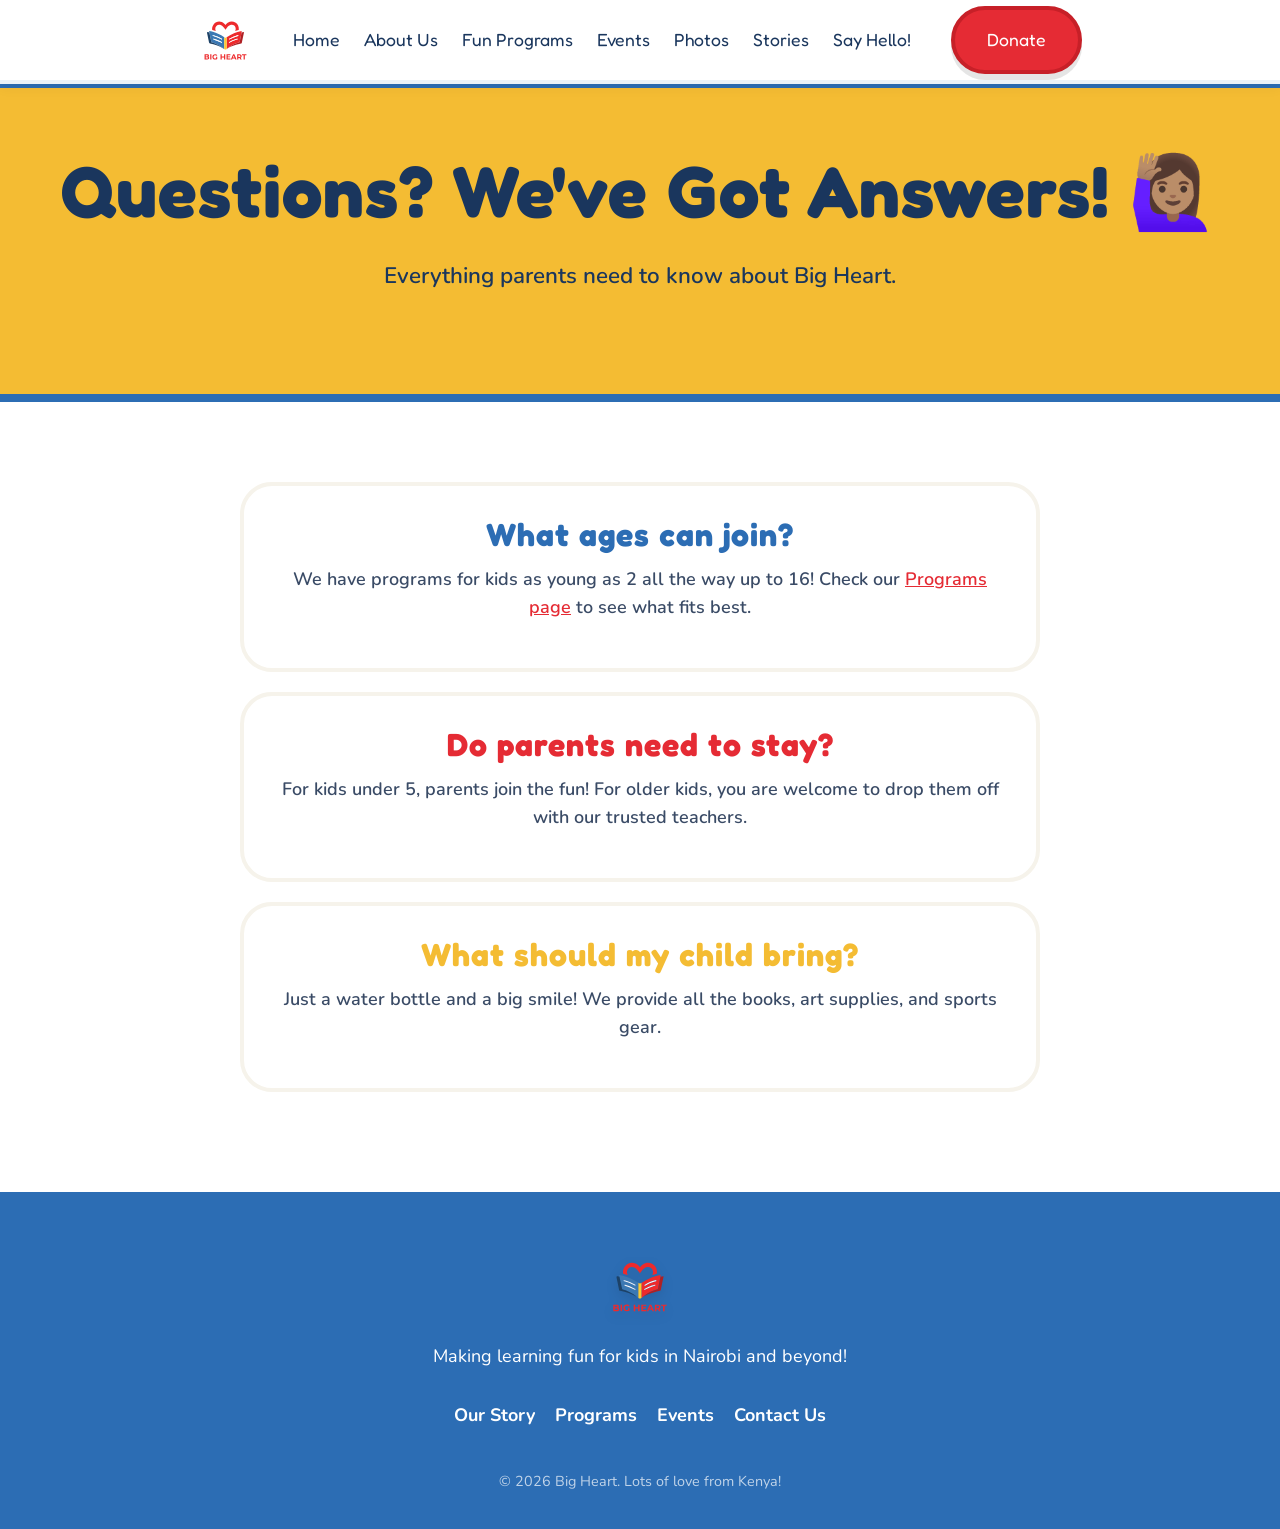
<file: faq.html>
<!DOCTYPE html>
<html lang="en">
<head>
  <meta charset="UTF-8" />
  <meta name="viewport" content="width=device-width, initial-scale=1.0" />
  <!-- Primary SEO -->
  <meta name="description" content="Answers to common parent questions about Big Heart Kenya — age groups, drop-off policy, what to bring, session times, and how to enrol your child." />
  <meta name="keywords" content="Big Heart Kenya FAQ, kids programs questions Nairobi, how to join Big Heart Kenya, children centre FAQ Nairobi, Big Heart enrolment Kenya" />
  <meta name="robots" content="index, follow" />
  <link rel="canonical" href="https://big-heart-wpzk.vercel.app/faq" />

  <!-- Open Graph (Facebook / WhatsApp) -->
  <meta property="og:type" content="website" />
  <meta property="og:url" content="https://big-heart-wpzk.vercel.app/faq" />
  <meta property="og:title" content="FAQs — Big Heart Kenya | Parents' Questions Answered" />
  <meta property="og:description" content="Answers to common parent questions about Big Heart Kenya — age groups, drop-off policy, what to bring, session times, and how to enrol your child." />
  <meta property="og:image" content="https://big-heart-wpzk.vercel.app/images/og-image.jpg" />
  <meta property="og:site_name" content="Big Heart Kenya" />
  <meta property="og:locale" content="en_KE" />

  <!-- Twitter Card -->
  <meta name="twitter:card" content="summary_large_image" />
  <meta name="twitter:title" content="FAQs — Big Heart Kenya | Parents' Questions Answered" />
  <meta name="twitter:description" content="Answers to common parent questions about Big Heart Kenya — age groups, drop-off policy, what to bring, session times, and how to enrol your child." />
  <meta name="twitter:image" content="https://big-heart-wpzk.vercel.app/images/og-image.jpg" />
  <title>FAQs — Big Heart Kenya | Parents' Questions Answered</title>
  <link rel="stylesheet" href="style.css" />
</head>
<body>

<nav class="navbar" role="navigation" aria-label="Main navigation">
  <div class="container nav-inner">
    <a href="index.html" class="nav-logo"><img src="images/logo.svg" alt="Big Heart Logo" class="nav-logo-img" /></a>
        <ul class="nav-links">
      <li><a href="index.html">Home</a></li>
      <li><a href="about.html">About Us</a></li>
      <li><a href="programs.html">Fun Programs</a></li>
      <li><a href="events.html">Events</a></li>
      <li><a href="gallery.html">Photos</a></li>
      <li><a href="stories.html">Stories</a></li>
      <li><a href="contact.html">Say Hello!</a></li>
    </ul>
    <div class="nav-actions"><a href="donate.html" class="btn btn-primary">Donate</a></div>
    <button class="hamburger" aria-label="Open menu"><span></span><span></span><span></span></button>
  </div>
</nav>

<div class="mobile-nav">
  <button class="mobile-close">✖</button>
  <a href="index.html">Home</a>
  <a href="about.html">About Us</a>
  <a href="programs.html">Fun Programs</a>
  <a href="events.html">Events</a>
  <a href="gallery.html">Photos</a>
  <a href="stories.html">Stories</a>
  <a href="contact.html">Say Hello!</a>
  <a href="donate.html" style="color: var(--red);">Donate</a>
</div>

<section class="hero" style="background: var(--yellow);">
  <div class="container text-center">
    <h1 class="hero-h1 text-ink">Questions? We've Got Answers! 🙋🏽‍♀️</h1>
    <p class="hero-deck">Everything parents need to know about Big Heart.</p>
  </div>
</section>

<section style="padding: 80px 0; background: var(--cream);">
  <div class="container" style="max-width: 800px;">
    <div style="background: white; padding: 30px; border-radius: var(--r-lg); border: 4px solid var(--parchment); margin-bottom: 20px;">
      <h3 class="text-blue">What ages can join?</h3>
      <p style="margin-top: 10px;">We have programs for kids as young as 2 all the way up to 16! Check our <a href="programs.html" class="text-red" style="text-decoration: underline;">Programs page</a> to see what fits best.</p>
    </div>
    <div style="background: white; padding: 30px; border-radius: var(--r-lg); border: 4px solid var(--parchment); margin-bottom: 20px;">
      <h3 class="text-red">Do parents need to stay?</h3>
      <p style="margin-top: 10px;">For kids under 5, parents join the fun! For older kids, you are welcome to drop them off with our trusted teachers.</p>
    </div>
    <div style="background: white; padding: 30px; border-radius: var(--r-lg); border: 4px solid var(--parchment); margin-bottom: 20px;">
      <h3 class="text-yellow">What should my child bring?</h3>
      <p style="margin-top: 10px;">Just a water bottle and a big smile! We provide all the books, art supplies, and sports gear.</p>
    </div>
  </div>
</section>

<footer>
  <div class="container">
    <div style="display: flex; justify-content: center; margin-bottom: 20px;"><img src="images/logo.svg" alt="Big Heart Logo" style="height: 70px; filter: drop-shadow(0 4px 6px rgba(0,0,0,0.1));" /></div>
    <p style="color: var(--cream); font-weight: normal; margin-bottom: 30px;">Making learning fun for kids in Nairobi and beyond!</p>
    <div style="display: flex; justify-content: center; gap: 20px; margin-bottom: 40px; flex-wrap: wrap;">
      <a href="about.html">Our Story</a><a href="programs.html">Programs</a><a href="events.html">Events</a><a href="contact.html">Contact Us</a>
    </div>
    <p style="font-size: 0.9rem; font-weight: normal; color: rgba(255,255,255,0.7);">&copy; 2026 Big Heart. Lots of love from Kenya!</p>
  </div>
</footer>
<script src="main.js"></script>
</body>
</html>
</file>
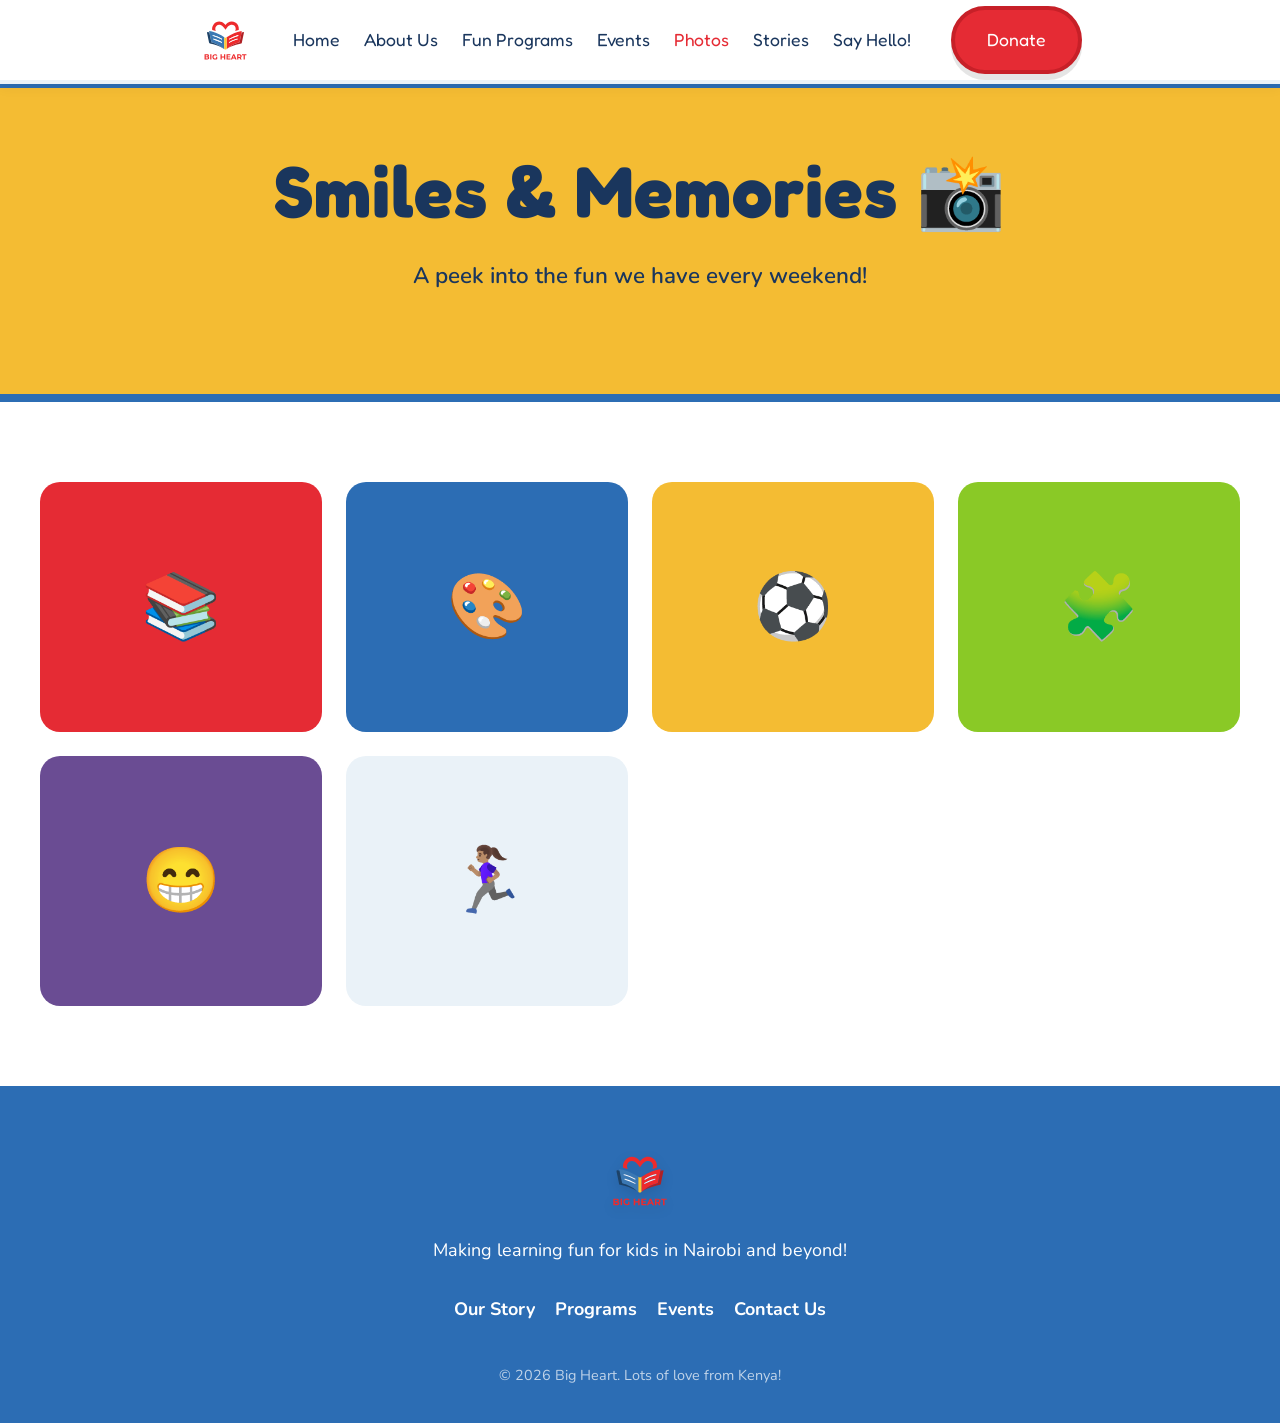
<file: gallery.html>
<!DOCTYPE html>
<html lang="en">
<head>
  <meta charset="UTF-8" />
  <meta name="viewport" content="width=device-width, initial-scale=1.0" />
  <!-- Primary SEO -->
  <meta name="description" content="Browse photos from Big Heart Kenya's weekend sessions, reading clubs, sports days, and creative workshops. See the smiles and fun at Nairobi's favourite kids centre." />
  <meta name="keywords" content="Big Heart Kenya photos, kids activities Nairobi pictures, children programs gallery Kenya, Nairobi kids centre gallery" />
  <meta name="robots" content="index, follow" />
  <link rel="canonical" href="https://big-heart-wpzk.vercel.app/gallery" />

  <!-- Open Graph (Facebook / WhatsApp) -->
  <meta property="og:type" content="website" />
  <meta property="og:url" content="https://big-heart-wpzk.vercel.app/gallery" />
  <meta property="og:title" content="Photos & Memories — Big Heart Kenya Kids Activities" />
  <meta property="og:description" content="Browse photos from Big Heart Kenya's weekend sessions, reading clubs, sports days, and creative workshops. See the smiles and fun at Nairobi's favourite kids centre." />
  <meta property="og:image" content="https://big-heart-wpzk.vercel.app/images/og-image.jpg" />
  <meta property="og:site_name" content="Big Heart Kenya" />
  <meta property="og:locale" content="en_KE" />

  <!-- Twitter Card -->
  <meta name="twitter:card" content="summary_large_image" />
  <meta name="twitter:title" content="Photos & Memories — Big Heart Kenya Kids Activities" />
  <meta name="twitter:description" content="Browse photos from Big Heart Kenya's weekend sessions, reading clubs, sports days, and creative workshops. See the smiles and fun at Nairobi's favourite kids centre." />
  <meta name="twitter:image" content="https://big-heart-wpzk.vercel.app/images/og-image.jpg" />
  <title>Photos & Memories — Big Heart Kenya Kids Activities</title>
  <link rel="stylesheet" href="style.css" />
</head>
<body>

<nav class="navbar" role="navigation" aria-label="Main navigation">
  <div class="container nav-inner">
    <a href="index.html" class="nav-logo"><img src="images/logo.svg" alt="Big Heart Logo" class="nav-logo-img" /></a>
        <ul class="nav-links">
      <li><a href="index.html">Home</a></li>
      <li><a href="about.html">About Us</a></li>
      <li><a href="programs.html">Fun Programs</a></li>
      <li><a href="events.html">Events</a></li>
      <li><a href="gallery.html" class="active">Photos</a></li>
      <li><a href="stories.html">Stories</a></li>
      <li><a href="contact.html">Say Hello!</a></li>
    </ul>
    <div class="nav-actions"><a href="donate.html" class="btn btn-primary">Donate</a></div>
    <button class="hamburger" aria-label="Open menu"><span></span><span></span><span></span></button>
  </div>
</nav>

<div class="mobile-nav">
  <button class="mobile-close">✖</button>
  <a href="index.html">Home</a>
  <a href="about.html">About Us</a>
  <a href="programs.html">Fun Programs</a>
  <a href="events.html">Events</a>
  <a href="gallery.html">Photos</a>
  <a href="stories.html">Stories</a>
  <a href="contact.html">Say Hello!</a>
  <a href="donate.html" style="color: var(--red);">Donate</a>
</div>

<section class="hero" style="background: var(--yellow);">
  <div class="container text-center">
    <h1 class="hero-h1 text-ink">Smiles & Memories 📸</h1>
    <p class="hero-deck">A peek into the fun we have every weekend!</p>
  </div>
</section>

<section style="padding: 80px 0; background: var(--cream);">
  <div class="container">
    <div class="programs-grid">
      <!-- Playful placeholders for photos -->
      <div style="background: var(--red); height: 250px; border-radius: var(--r-md); display: flex; align-items: center; justify-content: center; font-size: 4rem;">📚</div>
      <div style="background: var(--blue); height: 250px; border-radius: var(--r-md); display: flex; align-items: center; justify-content: center; font-size: 4rem;">🎨</div>
      <div style="background: var(--yellow); height: 250px; border-radius: var(--r-md); display: flex; align-items: center; justify-content: center; font-size: 4rem;">⚽</div>
      <div style="background: var(--green); height: 250px; border-radius: var(--r-md); display: flex; align-items: center; justify-content: center; font-size: 4rem;">🧩</div>
      <div style="background: var(--purple); height: 250px; border-radius: var(--r-md); display: flex; align-items: center; justify-content: center; font-size: 4rem;">😁</div>
      <div style="background: var(--sky-light); height: 250px; border-radius: var(--r-md); display: flex; align-items: center; justify-content: center; font-size: 4rem;">🏃🏽‍♀️</div>
    </div>
  </div>
</section>

<footer>
  <div class="container">
    <div style="display: flex; justify-content: center; margin-bottom: 20px;"><img src="images/logo.svg" alt="Big Heart Logo" style="height: 70px; filter: drop-shadow(0 4px 6px rgba(0,0,0,0.1));" /></div>
    <p style="color: var(--cream); font-weight: normal; margin-bottom: 30px;">Making learning fun for kids in Nairobi and beyond!</p>
    <div style="display: flex; justify-content: center; gap: 20px; margin-bottom: 40px; flex-wrap: wrap;">
      <a href="about.html">Our Story</a><a href="programs.html">Programs</a><a href="events.html">Events</a><a href="contact.html">Contact Us</a>
    </div>
    <p style="font-size: 0.9rem; font-weight: normal; color: rgba(255,255,255,0.7);">&copy; 2026 Big Heart. Lots of love from Kenya!</p>
  </div>
</footer>
<script src="main.js"></script>
</body>
</html>
</file>
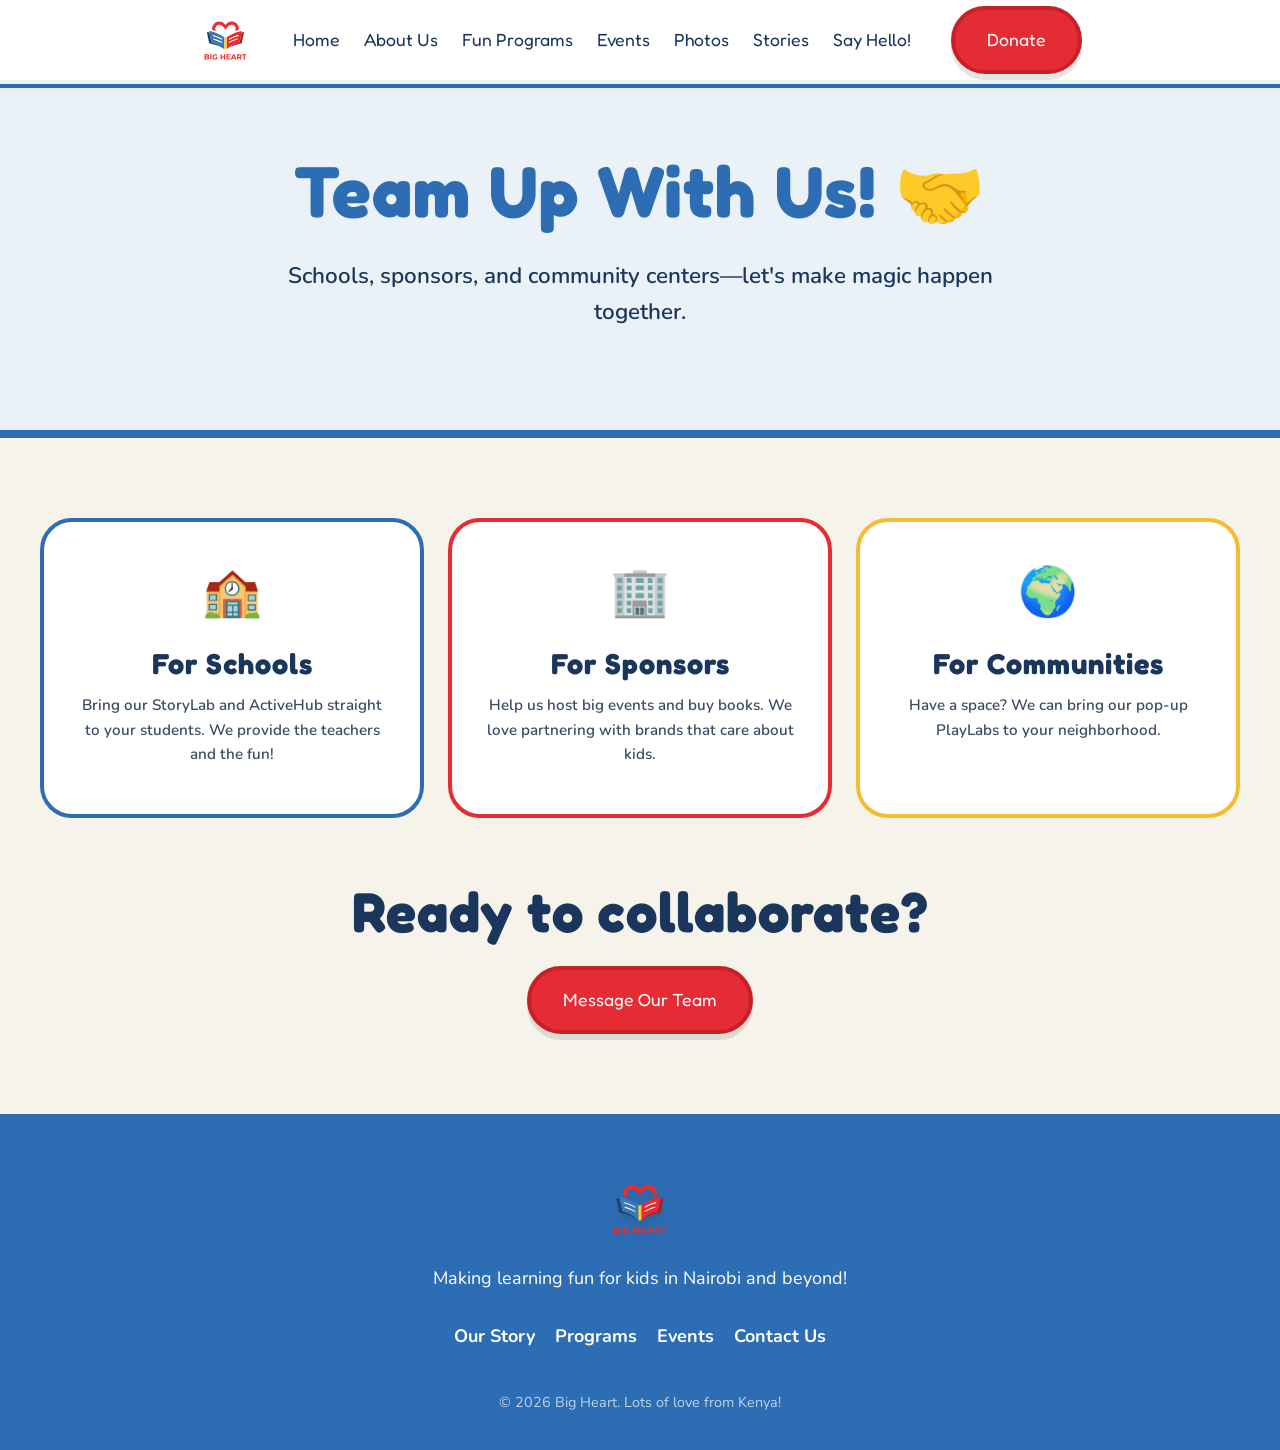
<file: partnerships.html>
<!DOCTYPE html>
<html lang="en">
<head>
  <meta charset="UTF-8" />
  <meta name="viewport" content="width=device-width, initial-scale=1.0" />
  <!-- Primary SEO -->
  <meta name="description" content="Partner with Big Heart Kenya to bring creative learning programs to your school, community, or brand. We work with schools, corporate sponsors, and community centres across Kenya." />
  <meta name="keywords" content="partner Big Heart Kenya, school partnerships Nairobi, sponsor children programs Kenya, CSR children Kenya, community kids programs Nairobi, Big Heart corporate partnership" />
  <meta name="robots" content="index, follow" />
  <link rel="canonical" href="https://big-heart-wpzk.vercel.app/partnerships" />

  <!-- Open Graph (Facebook / WhatsApp) -->
  <meta property="og:type" content="website" />
  <meta property="og:url" content="https://big-heart-wpzk.vercel.app/partnerships" />
  <meta property="og:title" content="Partner With Big Heart Kenya — Schools, Sponsors & Communities" />
  <meta property="og:description" content="Partner with Big Heart Kenya to bring creative learning programs to your school, community, or brand. We work with schools, corporate sponsors, and community centres across Kenya." />
  <meta property="og:image" content="https://big-heart-wpzk.vercel.app/images/og-image.jpg" />
  <meta property="og:site_name" content="Big Heart Kenya" />
  <meta property="og:locale" content="en_KE" />

  <!-- Twitter Card -->
  <meta name="twitter:card" content="summary_large_image" />
  <meta name="twitter:title" content="Partner With Big Heart Kenya — Schools, Sponsors & Communities" />
  <meta name="twitter:description" content="Partner with Big Heart Kenya to bring creative learning programs to your school, community, or brand. We work with schools, corporate sponsors, and community centres across Kenya." />
  <meta name="twitter:image" content="https://big-heart-wpzk.vercel.app/images/og-image.jpg" />
  <title>Partner With Big Heart Kenya — Schools, Sponsors & Communities</title>
  <link rel="stylesheet" href="style.css" />
</head>
<body>

<nav class="navbar" role="navigation" aria-label="Main navigation">
  <div class="container nav-inner">
    <a href="index.html" class="nav-logo"><img src="images/logo.svg" alt="Big Heart Logo" class="nav-logo-img" /></a>
        <ul class="nav-links">
      <li><a href="index.html">Home</a></li>
      <li><a href="about.html">About Us</a></li>
      <li><a href="programs.html">Fun Programs</a></li>
      <li><a href="events.html">Events</a></li>
      <li><a href="gallery.html">Photos</a></li>
      <li><a href="stories.html">Stories</a></li>
      <li><a href="contact.html">Say Hello!</a></li>
    </ul>
    <div class="nav-actions"><a href="donate.html" class="btn btn-primary">Donate</a></div>
    <button class="hamburger" aria-label="Open menu"><span></span><span></span><span></span></button>
  </div>
</nav>

<div class="mobile-nav">
  <button class="mobile-close">✖</button>
  <a href="index.html">Home</a>
  <a href="about.html">About Us</a>
  <a href="programs.html">Fun Programs</a>
  <a href="events.html">Events</a>
  <a href="gallery.html">Photos</a>
  <a href="stories.html">Stories</a>
  <a href="contact.html">Say Hello!</a>
  <a href="donate.html" style="color: var(--red);">Donate</a>
</div>

<section class="hero">
  <div class="container text-center">
    <h1 class="hero-h1 text-blue">Team Up With Us! 🤝</h1>
    <p class="hero-deck">Schools, sponsors, and community centers—let's make magic happen together.</p>
  </div>
</section>

<section style="padding: 80px 0; background: var(--parchment);">
  <div class="container">
    <div class="programs-grid">
      <div class="program-tile" style="border-color: var(--blue);">
        <div class="program-tile-icon">🏫</div>
        <h3 class="text-blue">For Schools</h3>
        <p style="margin-top: 10px; font-size: 0.95rem;">Bring our StoryLab and ActiveHub straight to your students. We provide the teachers and the fun!</p>
      </div>
      <div class="program-tile" style="border-color: var(--red);">
        <div class="program-tile-icon">🏢</div>
        <h3 class="text-red">For Sponsors</h3>
        <p style="margin-top: 10px; font-size: 0.95rem;">Help us host big events and buy books. We love partnering with brands that care about kids.</p>
      </div>
      <div class="program-tile" style="border-color: var(--yellow);">
        <div class="program-tile-icon">🌍</div>
        <h3 class="text-yellow">For Communities</h3>
        <p style="margin-top: 10px; font-size: 0.95rem;">Have a space? We can bring our pop-up PlayLabs to your neighborhood.</p>
      </div>
    </div>
    <div class="text-center" style="margin-top: 60px;">
      <h2 class="text-ink" style="margin-bottom: 20px;">Ready to collaborate?</h2>
      <a href="contact.html" class="btn btn-primary">Message Our Team</a>
    </div>
  </div>
</section>

<footer>
  <div class="container">
    <div style="display: flex; justify-content: center; margin-bottom: 20px;"><img src="images/logo.svg" alt="Big Heart Logo" style="height: 70px; filter: drop-shadow(0 4px 6px rgba(0,0,0,0.1));" /></div>
    <p style="color: var(--cream); font-weight: normal; margin-bottom: 30px;">Making learning fun for kids in Nairobi and beyond!</p>
    <div style="display: flex; justify-content: center; gap: 20px; margin-bottom: 40px; flex-wrap: wrap;">
      <a href="about.html">Our Story</a><a href="programs.html">Programs</a><a href="events.html">Events</a><a href="contact.html">Contact Us</a>
    </div>
    <p style="font-size: 0.9rem; font-weight: normal; color: rgba(255,255,255,0.7);">&copy; 2026 Big Heart. Lots of love from Kenya!</p>
  </div>
</footer>
<script src="main.js"></script>
</body>
</html>
</file>
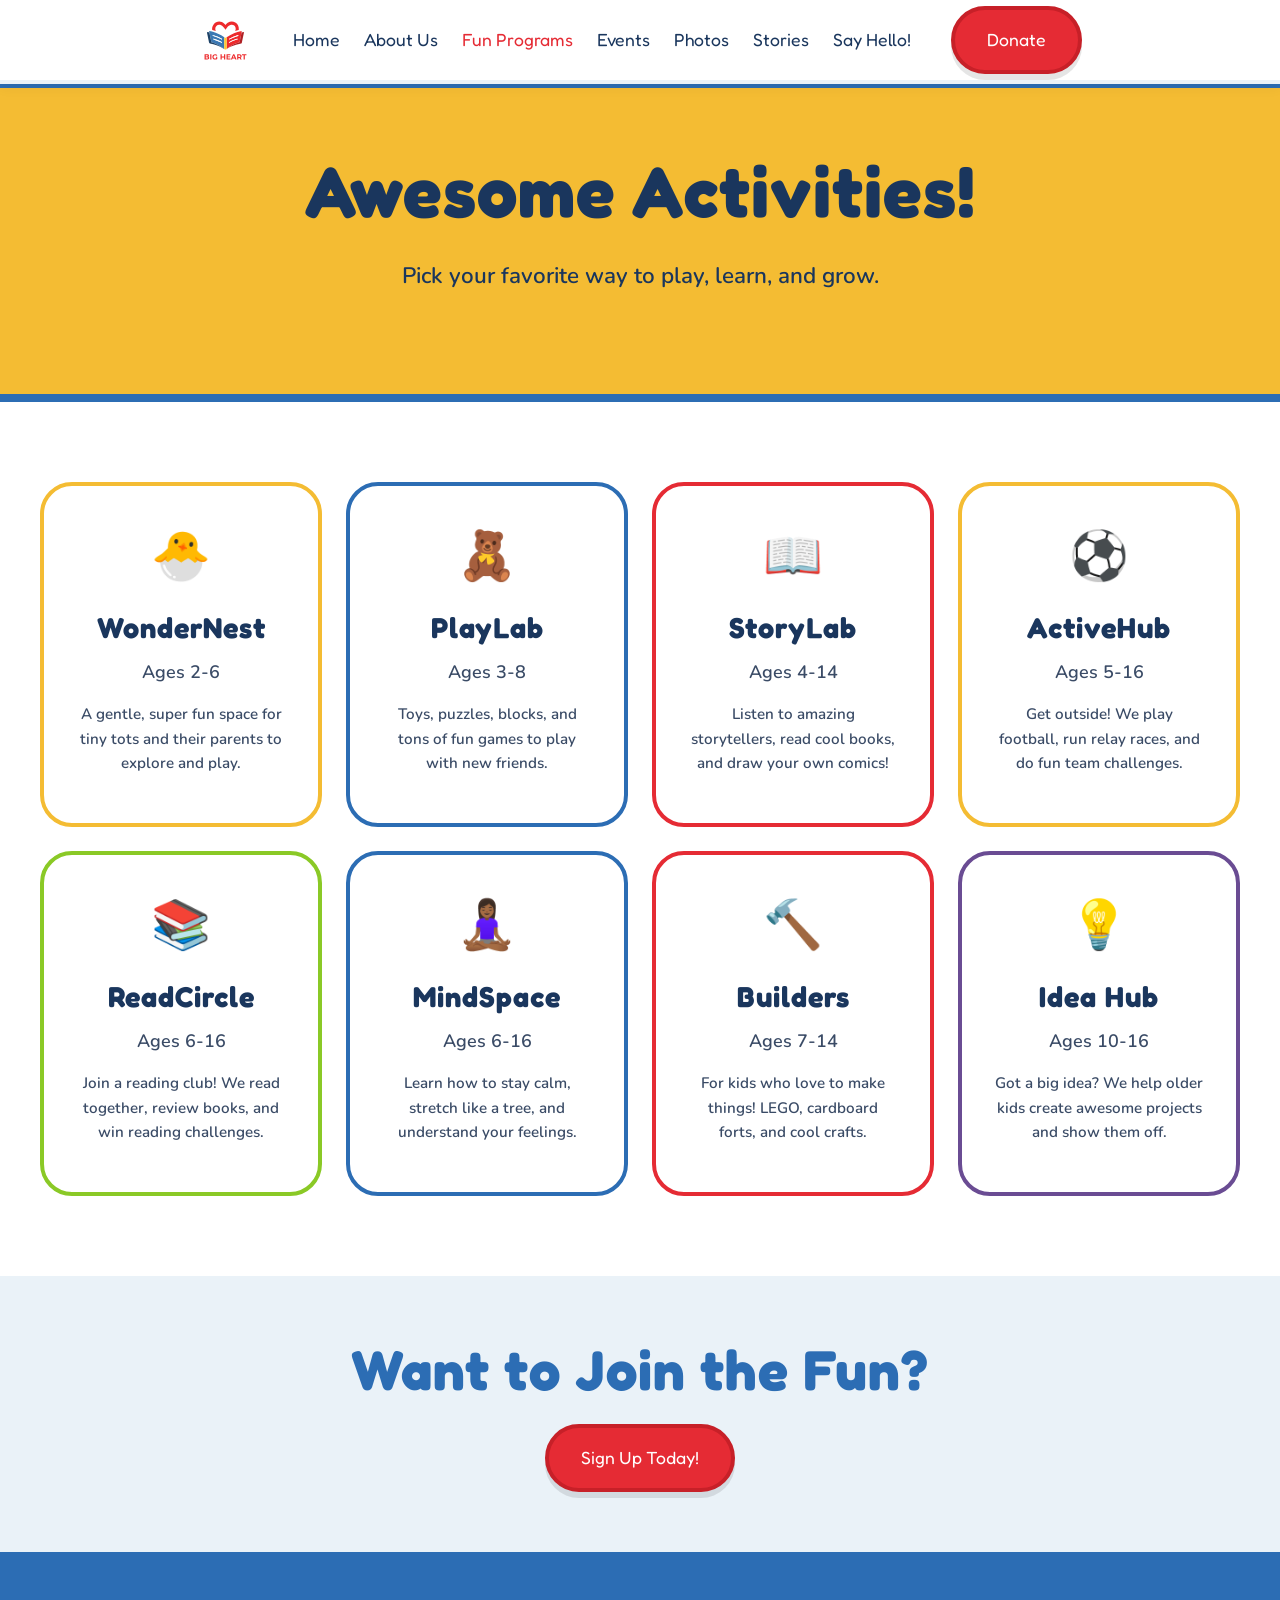
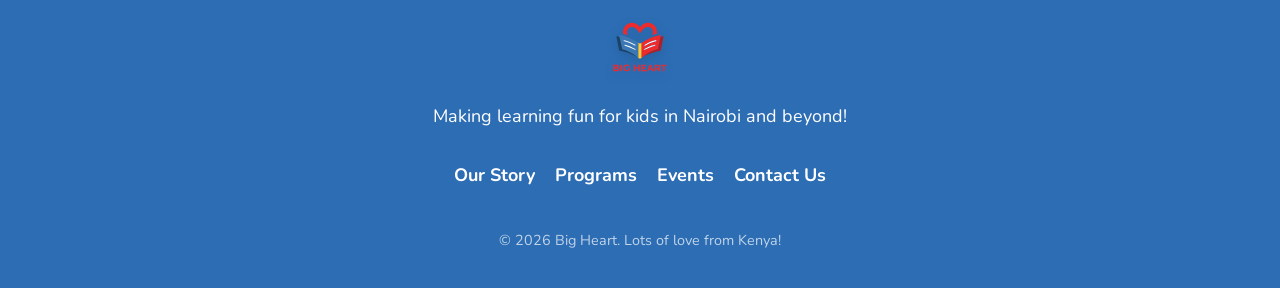
<file: programs.html>
<!DOCTYPE html>
<html lang="en">
<head>
  <meta charset="UTF-8" />
  <meta name="viewport" content="width=device-width, initial-scale=1.0" />
  <!-- Primary SEO -->
  <meta name="description" content="Explore 8 fun programs for kids aged 2–16 at Big Heart Kenya — StoryLab, PlayLab, ReadCircle, ActiveHub, Builders, Idea Hub, WonderNest & MindSpace. Weekend sessions in Nairobi." />
  <meta name="keywords" content="kids programs Nairobi, children activities Kenya, StoryLab Nairobi, ActiveHub kids sports Kenya, ReadCircle Nairobi, children workshops Nairobi, PlayLab toddlers Kenya, weekend kids programs Westlands Nairobi" />
  <meta name="robots" content="index, follow" />
  <link rel="canonical" href="https://big-heart-wpzk.vercel.app/programs" />

  <!-- Open Graph (Facebook / WhatsApp) -->
  <meta property="og:type" content="website" />
  <meta property="og:url" content="https://big-heart-wpzk.vercel.app/programs" />
  <meta property="og:title" content="Kids Programs & Activities — Big Heart Kenya | StoryLab, ActiveHub & More" />
  <meta property="og:description" content="Explore 8 fun programs for kids aged 2–16 at Big Heart Kenya — StoryLab, PlayLab, ReadCircle, ActiveHub, Builders, Idea Hub, WonderNest & MindSpace. Weekend sessions in Nairobi." />
  <meta property="og:image" content="https://big-heart-wpzk.vercel.app/images/og-image.jpg" />
  <meta property="og:site_name" content="Big Heart Kenya" />
  <meta property="og:locale" content="en_KE" />

  <!-- Twitter Card -->
  <meta name="twitter:card" content="summary_large_image" />
  <meta name="twitter:title" content="Kids Programs & Activities — Big Heart Kenya | StoryLab, ActiveHub & More" />
  <meta name="twitter:description" content="Explore 8 fun programs for kids aged 2–16 at Big Heart Kenya — StoryLab, PlayLab, ReadCircle, ActiveHub, Builders, Idea Hub, WonderNest & MindSpace. Weekend sessions in Nairobi." />
  <meta name="twitter:image" content="https://big-heart-wpzk.vercel.app/images/og-image.jpg" />
  <title>Kids Programs & Activities — Big Heart Kenya | StoryLab, ActiveHub & More</title>
  <link rel="stylesheet" href="style.css" />
</head>
<body>

<nav class="navbar" role="navigation" aria-label="Main navigation">
  <div class="container nav-inner">
    <a href="index.html" class="nav-logo"><img src="images/logo.svg" alt="Big Heart Logo" class="nav-logo-img" /></a>
        <ul class="nav-links">
      <li><a href="index.html">Home</a></li>
      <li><a href="about.html">About Us</a></li>
      <li><a href="programs.html" class="active">Fun Programs</a></li>
      <li><a href="events.html">Events</a></li>
      <li><a href="gallery.html">Photos</a></li>
      <li><a href="stories.html">Stories</a></li>
      <li><a href="contact.html">Say Hello!</a></li>
    </ul>
    <div class="nav-actions"><a href="donate.html" class="btn btn-primary">Donate</a></div>
    <button class="hamburger" aria-label="Open menu"><span></span><span></span><span></span></button>
  </div>
</nav>

<div class="mobile-nav">
  <button class="mobile-close">✖</button>
  <a href="index.html">Home</a>
  <a href="about.html">About Us</a>
  <a href="programs.html">Fun Programs</a>
  <a href="events.html">Events</a>
  <a href="gallery.html">Photos</a>
  <a href="stories.html">Stories</a>
  <a href="contact.html">Say Hello!</a>
  <a href="donate.html" style="color: var(--red);">Donate</a>
</div>

<section class="hero" style="background: var(--yellow);">
  <div class="container text-center">
    <h1 class="hero-h1 text-ink">Awesome Activities!</h1>
    <p class="hero-deck">Pick your favorite way to play, learn, and grow.</p>
  </div>
</section>

<section style="padding: 80px 0; background: var(--cream);">
  <div class="container text-center">
    <div class="programs-grid">
      <div class="program-tile" style="border-color: var(--yellow);">
        <div class="program-tile-icon">🐣</div>
        <h3 class="text-yellow">WonderNest</h3>
        <p>Ages 2-6</p>
        <p style="font-size: 0.95rem;">A gentle, super fun space for tiny tots and their parents to explore and play.</p>
      </div>
      <div class="program-tile" style="border-color: var(--blue);">
        <div class="program-tile-icon">🧸</div>
        <h3 class="text-blue">PlayLab</h3>
        <p>Ages 3-8</p>
        <p style="font-size: 0.95rem;">Toys, puzzles, blocks, and tons of fun games to play with new friends.</p>
      </div>
      <div class="program-tile" style="border-color: var(--red);">
        <div class="program-tile-icon">📖</div>
        <h3 class="text-red">StoryLab</h3>
        <p>Ages 4-14</p>
        <p style="font-size: 0.95rem;">Listen to amazing storytellers, read cool books, and draw your own comics!</p>
      </div>
      <div class="program-tile" style="border-color: var(--yellow);">
        <div class="program-tile-icon">⚽</div>
        <h3 class="text-yellow">ActiveHub</h3>
        <p>Ages 5-16</p>
        <p style="font-size: 0.95rem;">Get outside! We play football, run relay races, and do fun team challenges.</p>
      </div>
      <div class="program-tile" style="border-color: var(--green);">
        <div class="program-tile-icon">📚</div>
        <h3 class="text-green">ReadCircle</h3>
        <p>Ages 6-16</p>
        <p style="font-size: 0.95rem;">Join a reading club! We read together, review books, and win reading challenges.</p>
      </div>
      <div class="program-tile" style="border-color: var(--blue);">
        <div class="program-tile-icon">🧘🏾‍♀️</div>
        <h3 class="text-blue">MindSpace</h3>
        <p>Ages 6-16</p>
        <p style="font-size: 0.95rem;">Learn how to stay calm, stretch like a tree, and understand your feelings.</p>
      </div>
      <div class="program-tile" style="border-color: var(--red);">
        <div class="program-tile-icon">🔨</div>
        <h3 class="text-red">Builders</h3>
        <p>Ages 7-14</p>
        <p style="font-size: 0.95rem;">For kids who love to make things! LEGO, cardboard forts, and cool crafts.</p>
      </div>
      <div class="program-tile" style="border-color: var(--purple);">
        <div class="program-tile-icon">💡</div>
        <h3 class="text-purple">Idea Hub</h3>
        <p>Ages 10-16</p>
        <p style="font-size: 0.95rem;">Got a big idea? We help older kids create awesome projects and show them off.</p>
      </div>
    </div>
  </div>
</section>

<section style="padding: 60px 0; background: var(--sky-light); text-align: center;">
  <div class="container">
    <h2 class="text-blue" style="margin-bottom: 20px;">Want to Join the Fun?</h2>
    <a href="contact.html" class="btn btn-primary">Sign Up Today!</a>
  </div>
</section>

<footer>
  <div class="container">
    <div style="display: flex; justify-content: center; margin-bottom: 20px;"><img src="images/logo.svg" alt="Big Heart Logo" style="height: 70px; filter: drop-shadow(0 4px 6px rgba(0,0,0,0.1));" /></div>
    <p style="color: var(--cream); font-weight: normal; margin-bottom: 30px;">Making learning fun for kids in Nairobi and beyond!</p>
    <div style="display: flex; justify-content: center; gap: 20px; margin-bottom: 40px; flex-wrap: wrap;">
      <a href="about.html">Our Story</a><a href="programs.html">Programs</a><a href="events.html">Events</a><a href="contact.html">Contact Us</a>
    </div>
    <p style="font-size: 0.9rem; font-weight: normal; color: rgba(255,255,255,0.7);">&copy; 2026 Big Heart. Lots of love from Kenya!</p>
  </div>
</footer>
<script src="main.js"></script>
</body>
</html>
</file>
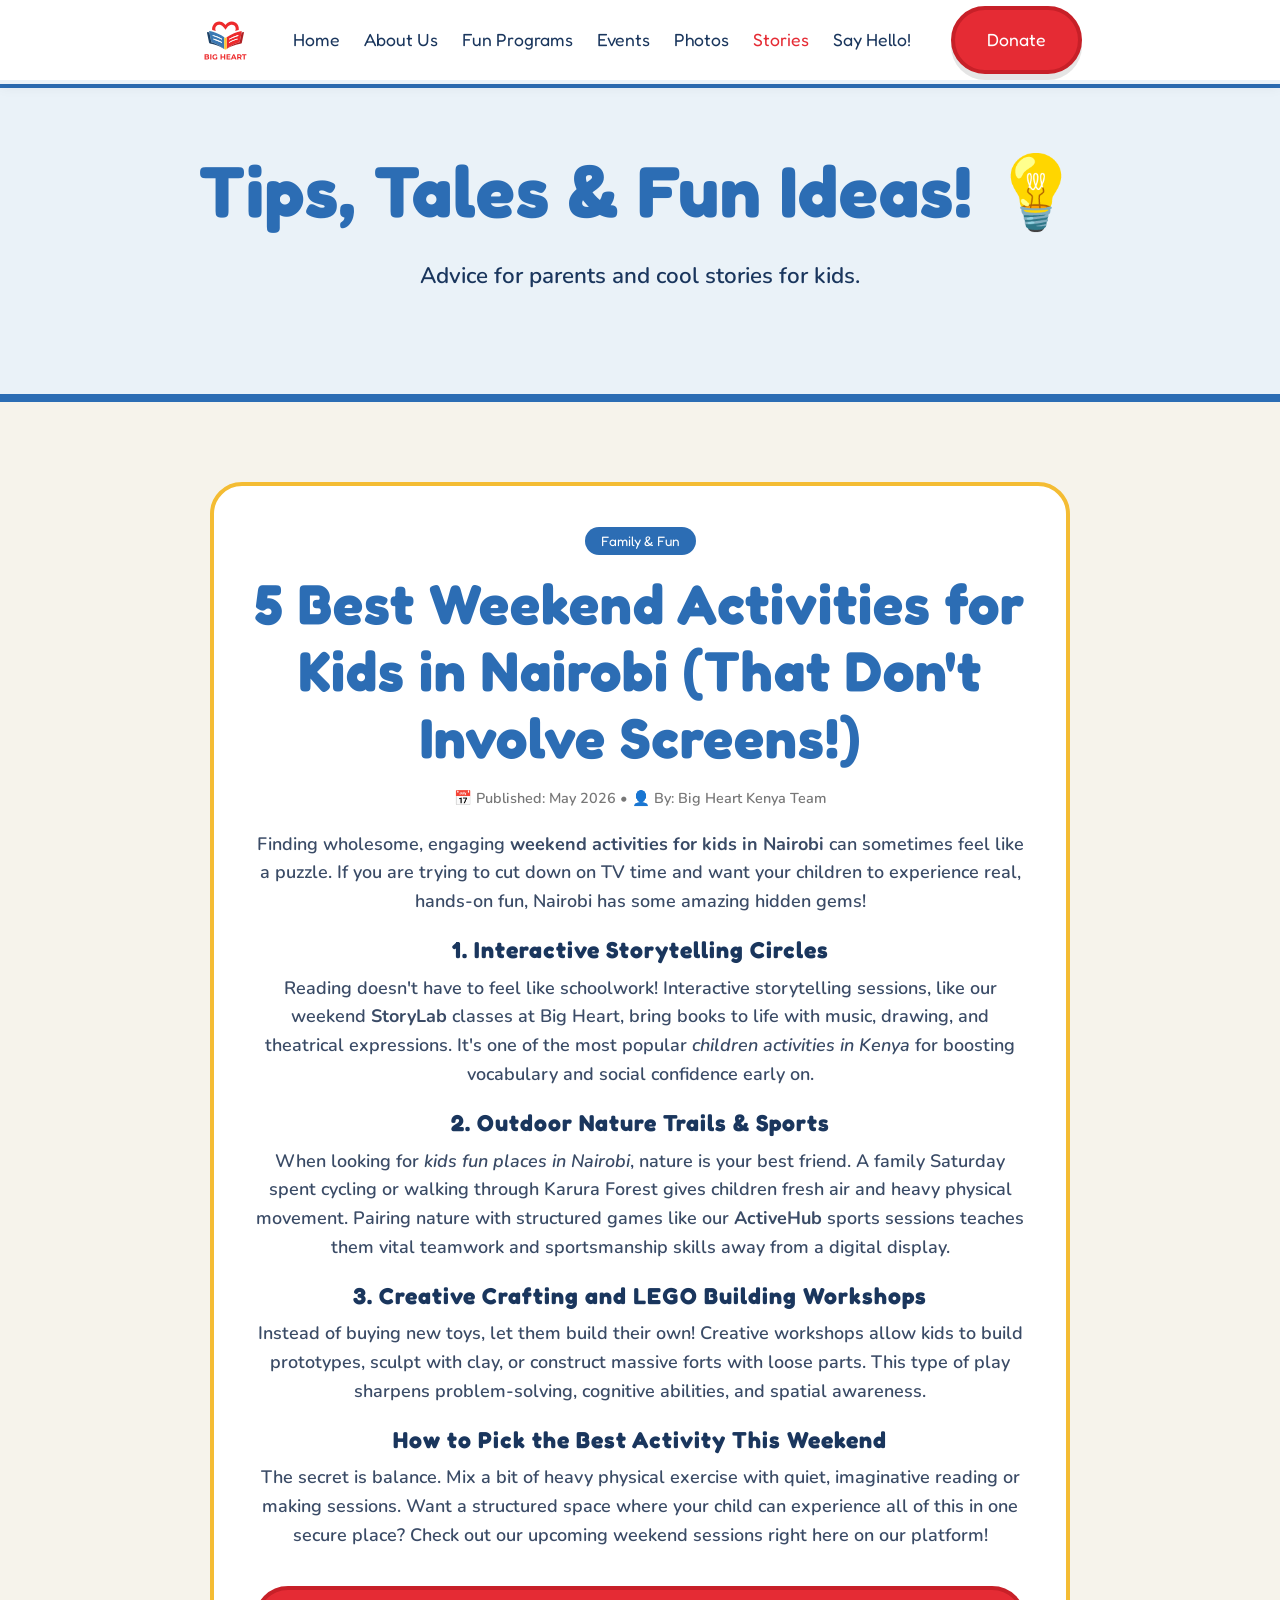
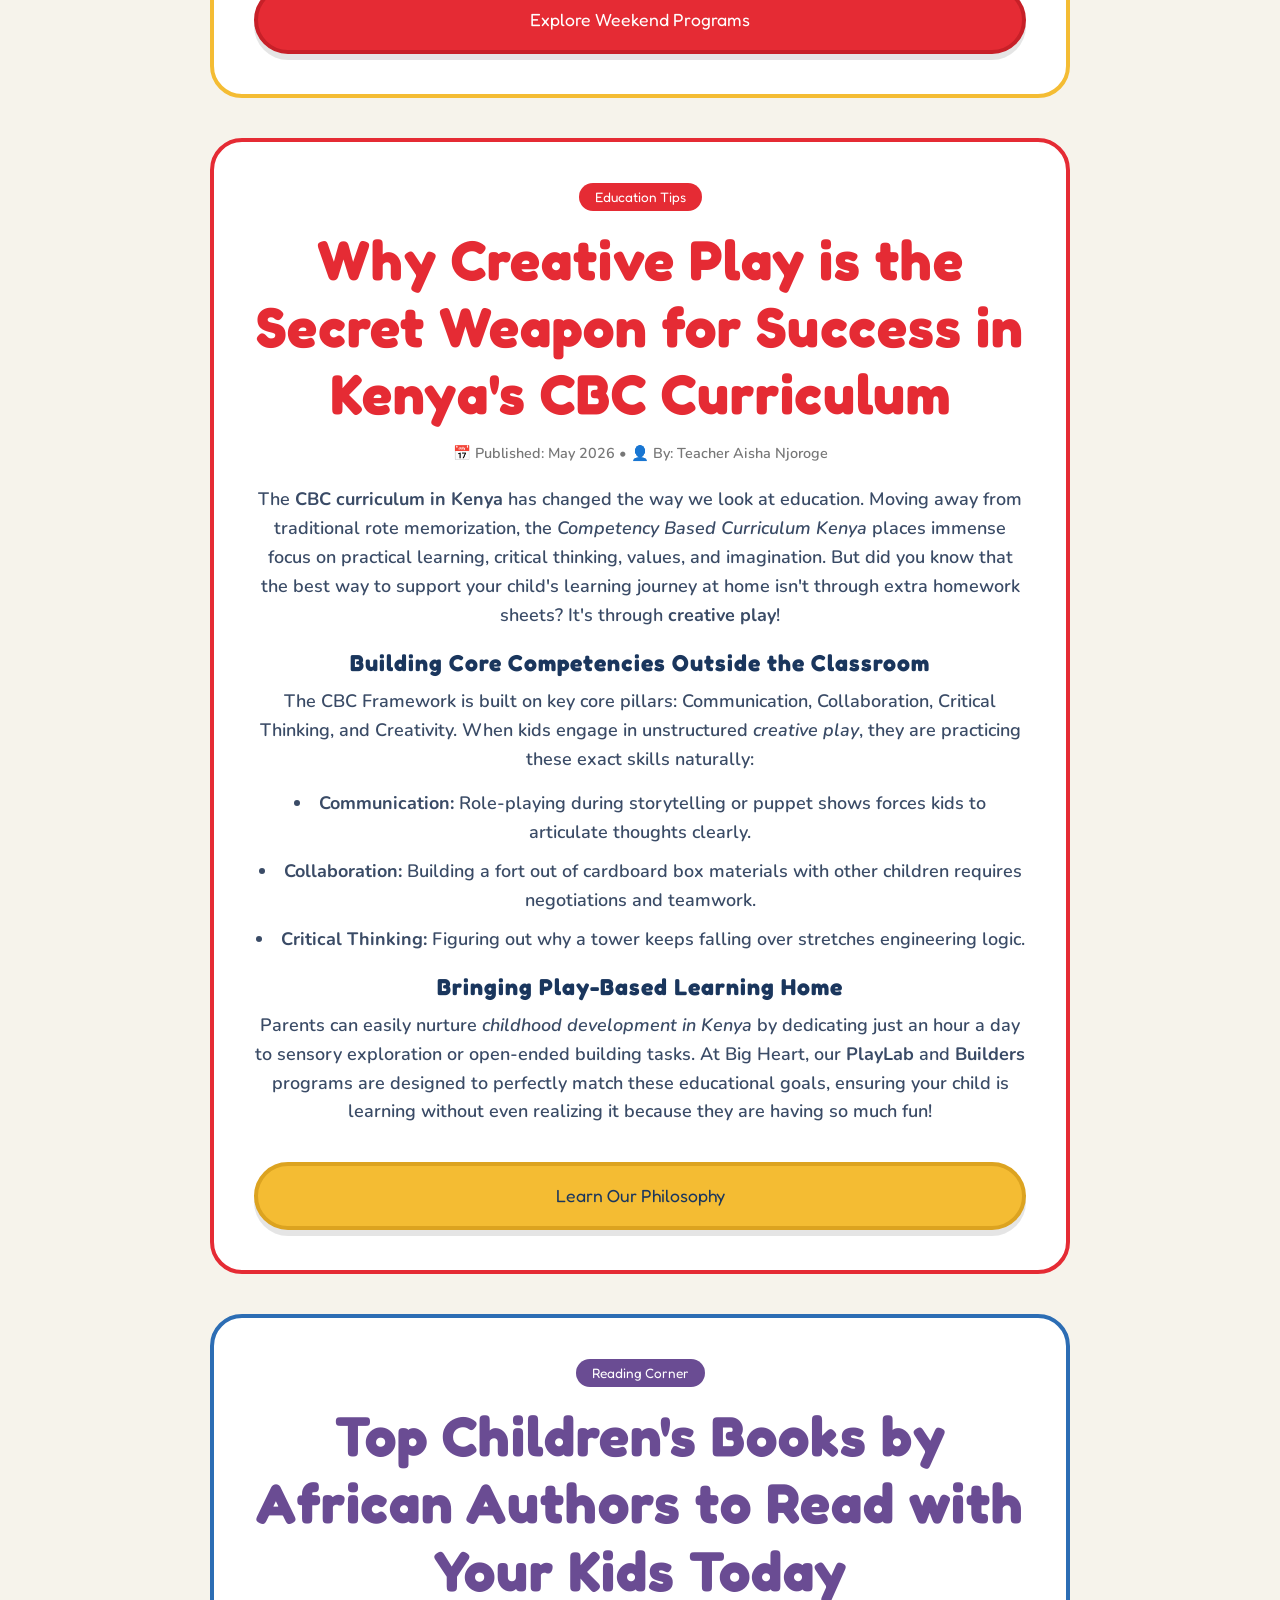
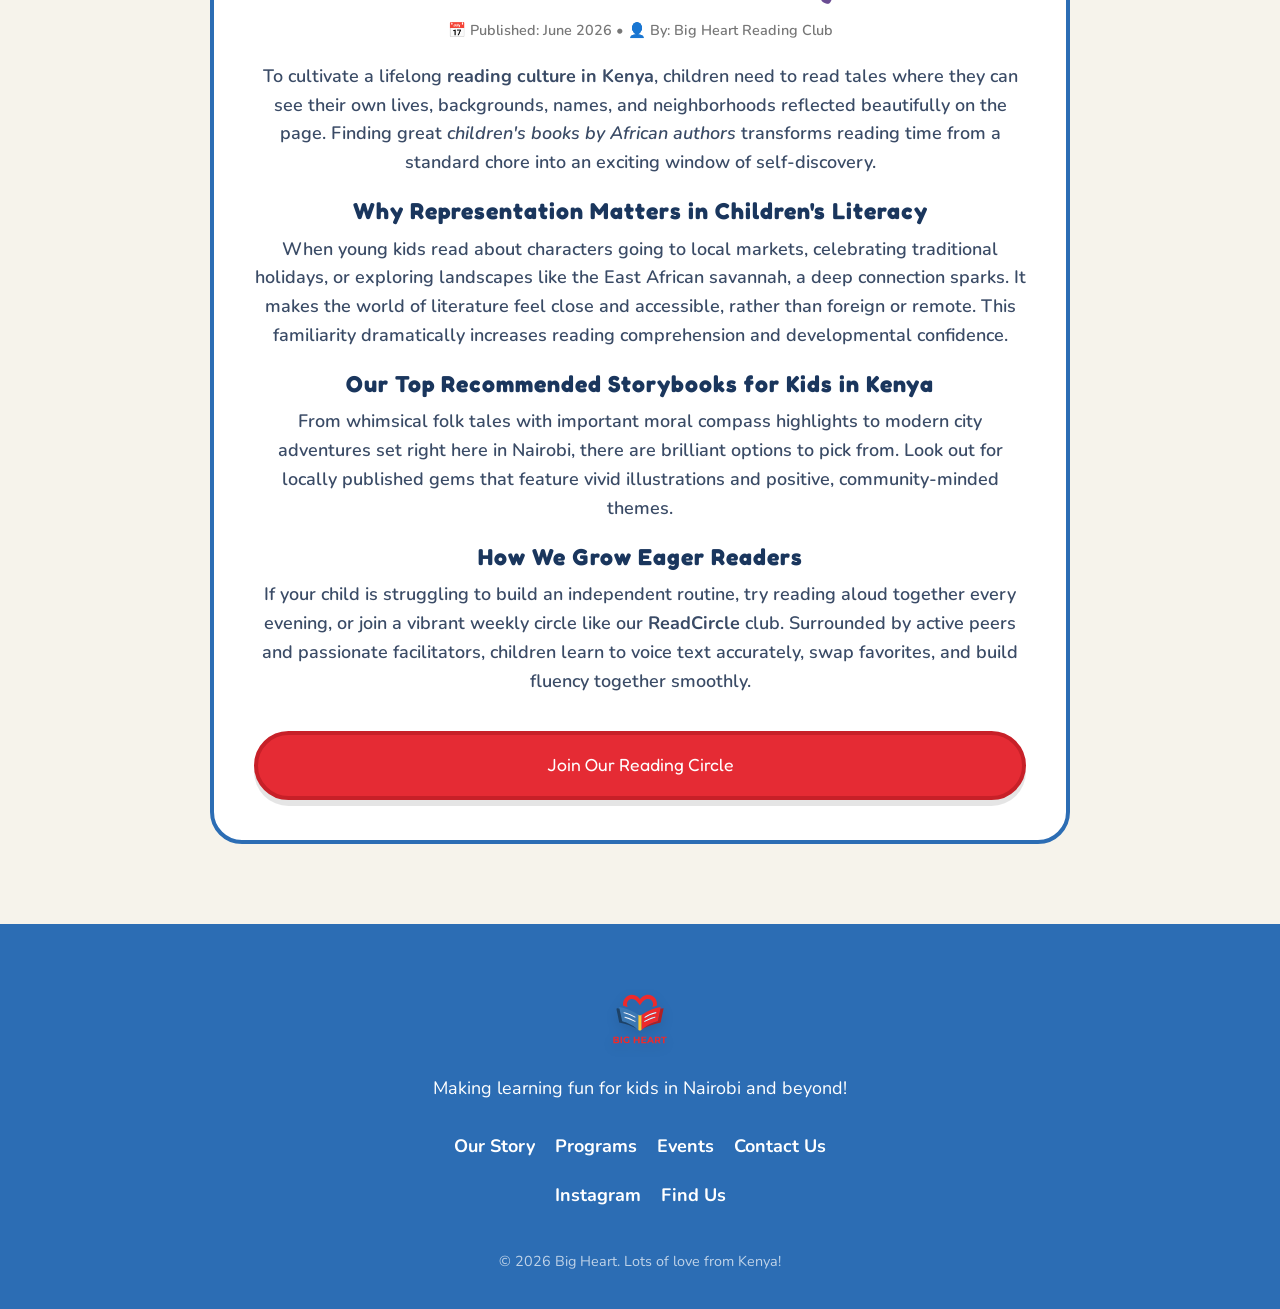
<file: stories.html>
<!DOCTYPE html>
<html lang="en">
<head>
  <meta charset="UTF-8" />
  <meta name="viewport" content="width=device-width, initial-scale=1.0" />
  <!-- Primary SEO -->
  <meta name="description" content="Read Big Heart Kenya's blog for parenting tips, CBC curriculum advice, best African children's books, and the top weekend activities for kids in Nairobi." />
  <meta name="keywords" content="kids activities Nairobi blog, CBC curriculum Kenya tips, African children books, weekend activities Nairobi kids, parenting tips Kenya, children reading culture Kenya, kids fun places Nairobi, childhood development Kenya, African children's literature, kids book club Nairobi, Competency Based Curriculum tips, kids holiday camp ideas Nairobi, indoor play area Nairobi, family activities Nairobi weekend" />
  <meta name="robots" content="index, follow" />
  <link rel="canonical" href="https://big-heart-wpzk.vercel.app/stories" />

  <!-- Open Graph (Facebook / WhatsApp) -->
  <meta property="og:type" content="website" />
  <meta property="og:url" content="https://big-heart-wpzk.vercel.app/stories" />
  <meta property="og:title" content="Parenting Tips & Kids Activity Ideas — Big Heart Kenya Blog" />
  <meta property="og:description" content="Read Big Heart Kenya's blog for parenting tips, CBC curriculum advice, best African children's books, and the top weekend activities for kids in Nairobi." />
  <meta property="og:image" content="https://big-heart-wpzk.vercel.app/images/og-image.jpg" />
  <meta property="og:image:width" content="1200" />
  <meta property="og:image:height" content="630" />
  <meta property="og:image:alt" content="Big Heart Kenya blog - parenting tips and kids activity ideas" />
  <meta property="og:site_name" content="Big Heart Kenya" />
  <meta property="og:locale" content="en_KE" />

  <!-- Twitter Card -->
  <meta name="twitter:card" content="summary_large_image" />
  <meta name="twitter:title" content="Parenting Tips & Kids Activity Ideas — Big Heart Kenya Blog" />
  <meta name="twitter:description" content="Read Big Heart Kenya's blog for parenting tips, CBC curriculum advice, best African children's books, and the top weekend activities for kids in Nairobi." />
  <meta name="twitter:image" content="https://big-heart-wpzk.vercel.app/images/og-image.jpg" />
  <title>Parenting Tips & Kids Activity Ideas — Big Heart Kenya Blog</title>
  <link rel="stylesheet" href="style.css" />

  <!-- Structured Data / Knowledge Graph -->
  <script type="application/ld+json">
  {
    "@context": "https://schema.org",
    "@type": "Blog",
    "@id": "https://big-heart-wpzk.vercel.app/stories#blog",
    "name": "Big Heart Kenya Blog",
    "url": "https://big-heart-wpzk.vercel.app/stories",
    "publisher": {
      "@type": "Organization",
      "name": "Big Heart Kenya",
      "logo": "https://big-heart-wpzk.vercel.app/images/logo.svg",
      "sameAs": [
        "https://www.instagram.com/bigheartke/",
        "https://share.google/0Y57chmww3RHHPMvl"
      ]
    },
    "blogPost": [
      {
        "@type": "BlogPosting",
        "headline": "5 Best Weekend Activities for Kids in Nairobi (That Don't Involve Screens!)",
        "datePublished": "2026-05-01",
        "author": { "@type": "Organization", "name": "Big Heart Kenya Team" },
        "articleSection": "Family & Fun"
      },
      {
        "@type": "BlogPosting",
        "headline": "Why Creative Play is the Secret Weapon for Success in Kenya's CBC Curriculum",
        "datePublished": "2026-05-01",
        "author": { "@type": "Person", "name": "Aisha Njoroge" },
        "articleSection": "Education Tips"
      },
      {
        "@type": "BlogPosting",
        "headline": "Top Children's Books by African Authors to Read with Your Kids Today",
        "datePublished": "2026-06-01",
        "author": { "@type": "Organization", "name": "Big Heart Reading Club" },
        "articleSection": "Reading Corner"
      }
    ]
  }
  </script>
</head>
<body>

<nav class="navbar" role="navigation" aria-label="Main navigation">
  <div class="container nav-inner">
    <a href="index.html" class="nav-logo"><img src="images/logo.svg" alt="Big Heart Logo" class="nav-logo-img" /></a>
        <ul class="nav-links">
      <li><a href="index.html">Home</a></li>
      <li><a href="about.html">About Us</a></li>
      <li><a href="programs.html">Fun Programs</a></li>
      <li><a href="events.html">Events</a></li>
      <li><a href="gallery.html">Photos</a></li>
      <li><a href="stories.html" class="active">Stories</a></li>
      <li><a href="contact.html">Say Hello!</a></li>
    </ul>
    <div class="nav-actions"><a href="donate.html" class="btn btn-primary">Donate</a></div>
    <button class="hamburger" aria-label="Open menu"><span></span><span></span><span></span></button>
  </div>
</nav>

<div class="mobile-nav">
  <button class="mobile-close">✖</button>
  <a href="index.html">Home</a>
  <a href="about.html">About Us</a>
  <a href="programs.html">Fun Programs</a>
  <a href="events.html">Events</a>
  <a href="gallery.html">Photos</a>
  <a href="stories.html">Stories</a>
  <a href="contact.html">Say Hello!</a>
  <a href="donate.html" style="color: var(--red);">Donate</a>
</div>

<section class="hero" style="background: var(--sky-light);">
  <div class="container text-center">
    <h1 class="hero-h1 text-blue">Tips, Tales & Fun Ideas! 💡</h1>
    <p class="hero-deck">Advice for parents and cool stories for kids.</p>
  </div>
</section>

<section style="padding: 80px 0; background: var(--parchment);">
  <div class="container">
    <div style="display: flex; flex-direction: column; gap: 40px; max-width: 860px; margin: 0 auto;">
      
      <!-- BLOG POST 1 -->
      <article class="program-tile" style="text-align: left; border-color: var(--yellow); padding: 40px; background: var(--cream);">
        <span style="background: var(--blue); color: white; padding: 6px 16px; border-radius: 20px; font-size: 0.85rem; font-family: var(--font-display);">Family & Fun</span>
        <h2 class="text-blue" style="margin-top: 15px; margin-bottom: 15px;">5 Best Weekend Activities for Kids in Nairobi (That Don't Involve Screens!)</h2>
        <p style="font-size: 0.9rem; color: #777; margin-bottom: 20px;">📅 Published: May 2026 • 👤 By: Big Heart Kenya Team</p>
        
        <p>Finding wholesome, engaging <strong>weekend activities for kids in Nairobi</strong> can sometimes feel like a puzzle. If you are trying to cut down on TV time and want your children to experience real, hands-on fun, Nairobi has some amazing hidden gems!</p>
        
        <h4 class="text-ink" style="margin: 20px 0 10px;">1. Interactive Storytelling Circles</h4>
        <p>Reading doesn't have to feel like schoolwork! Interactive storytelling sessions, like our weekend <strong>StoryLab</strong> classes at Big Heart, bring books to life with music, drawing, and theatrical expressions. It's one of the most popular <em>children activities in Kenya</em> for boosting vocabulary and social confidence early on.</p>

        <h4 class="text-ink" style="margin: 20px 0 10px;">2. Outdoor Nature Trails & Sports</h4>
        <p>When looking for <em>kids fun places in Nairobi</em>, nature is your best friend. A family Saturday spent cycling or walking through Karura Forest gives children fresh air and heavy physical movement. Pairing nature with structured games like our <strong>ActiveHub</strong> sports sessions teaches them vital teamwork and sportsmanship skills away from a digital display.</p>

        <h4 class="text-ink" style="margin: 20px 0 10px;">3. Creative Crafting and LEGO Building Workshops</h4>
        <p>Instead of buying new toys, let them build their own! Creative workshops allow kids to build prototypes, sculpt with clay, or construct massive forts with loose parts. This type of play sharpens problem-solving, cognitive abilities, and spatial awareness.</p>

        <h4 class="text-ink" style="margin: 20px 0 10px;">How to Pick the Best Activity This Weekend</h4>
        <p>The secret is balance. Mix a bit of heavy physical exercise with quiet, imaginative reading or making sessions. Want a structured space where your child can experience all of this in one secure place? Check out our upcoming weekend sessions right here on our platform!</p>
        
        <a href="programs.html" class="btn btn-primary" style="margin-top: 20px; width: 100%;">Explore Weekend Programs</a>
      </article>

      <!-- BLOG POST 2 -->
      <article class="program-tile" style="text-align: left; border-color: var(--red); padding: 40px; background: var(--cream);">
        <span style="background: var(--red); color: white; padding: 6px 16px; border-radius: 20px; font-size: 0.85rem; font-family: var(--font-display);">Education Tips</span>
        <h2 class="text-red" style="margin-top: 15px; margin-bottom: 15px;">Why Creative Play is the Secret Weapon for Success in Kenya's CBC Curriculum</h2>
        <p style="font-size: 0.9rem; color: #777; margin-bottom: 20px;">📅 Published: May 2026 • 👤 By: Teacher Aisha Njoroge</p>
        
        <p>The <strong>CBC curriculum in Kenya</strong> has changed the way we look at education. Moving away from traditional rote memorization, the <em>Competency Based Curriculum Kenya</em> places immense focus on practical learning, critical thinking, values, and imagination. But did you know that the best way to support your child's learning journey at home isn't through extra homework sheets? It's through <strong>creative play</strong>!</p>
        
        <h4 class="text-ink" style="margin: 20px 0 10px;">Building Core Competencies Outside the Classroom</h4>
        <p>The CBC Framework is built on key core pillars: Communication, Collaboration, Critical Thinking, and Creativity. When kids engage in unstructured <em>creative play</em>, they are practicing these exact skills naturally:</p>
        <ul style="list-style-type: disc; margin-left: 20px; margin-bottom: 20px;">
          <li style="margin-bottom: 10px; color: #3a4b66; font-weight: 600;"><strong>Communication:</strong> Role-playing during storytelling or puppet shows forces kids to articulate thoughts clearly.</li>
          <li style="margin-bottom: 10px; color: #3a4b66; font-weight: 600;"><strong>Collaboration:</strong> Building a fort out of cardboard box materials with other children requires negotiations and teamwork.</li>
          <li style="margin-bottom: 10px; color: #3a4b66; font-weight: 600;"><strong>Critical Thinking:</strong> Figuring out why a tower keeps falling over stretches engineering logic.</li>
        </ul>

        <h4 class="text-ink" style="margin: 20px 0 10px;">Bringing Play-Based Learning Home</h4>
        <p>Parents can easily nurture <em>childhood development in Kenya</em> by dedicating just an hour a day to sensory exploration or open-ended building tasks. At Big Heart, our <strong>PlayLab</strong> and <strong>Builders</strong> programs are designed to perfectly match these educational goals, ensuring your child is learning without even realizing it because they are having so much fun!</p>
        
        <a href="about.html" class="btn btn-secondary" style="margin-top: 20px; width: 100%;">Learn Our Philosophy</a>
      </article>

      <!-- BLOG POST 3 -->
      <article class="program-tile" style="text-align: left; border-color: var(--blue); padding: 40px; background: var(--cream);">
        <span style="background: var(--purple); color: white; padding: 6px 16px; border-radius: 20px; font-size: 0.85rem; font-family: var(--font-display);">Reading Corner</span>
        <h2 class="text-purple" style="margin-top: 15px; margin-bottom: 15px;">Top Children's Books by African Authors to Read with Your Kids Today</h2>
        <p style="font-size: 0.9rem; color: #777; margin-bottom: 20px;">📅 Published: June 2026 • 👤 By: Big Heart Reading Club</p>
        
        <p>To cultivate a lifelong <strong>reading culture in Kenya</strong>, children need to read tales where they can see their own lives, backgrounds, names, and neighborhoods reflected beautifully on the page. Finding great <em>children's books by African authors</em> transforms reading time from a standard chore into an exciting window of self-discovery.</p>
        
        <h4 class="text-ink" style="margin: 20px 0 10px;">Why Representation Matters in Children's Literacy</h4>
        <p>When young kids read about characters going to local markets, celebrating traditional holidays, or exploring landscapes like the East African savannah, a deep connection sparks. It makes the world of literature feel close and accessible, rather than foreign or remote. This familiarity dramatically increases reading comprehension and developmental confidence.</p>

        <h4 class="text-ink" style="margin: 20px 0 10px;">Our Top Recommended Storybooks for Kids in Kenya</h4>
        <p>From whimsical folk tales with important moral compass highlights to modern city adventures set right here in Nairobi, there are brilliant options to pick from. Look out for locally published gems that feature vivid illustrations and positive, community-minded themes.</p>

        <h4 class="text-ink" style="margin: 20px 0 10px;">How We Grow Eager Readers</h4>
        <p>If your child is struggling to build an independent routine, try reading aloud together every evening, or join a vibrant weekly circle like our <strong>ReadCircle</strong> club. Surrounded by active peers and passionate facilitators, children learn to voice text accurately, swap favorites, and build fluency together smoothly.</p>
        
        <a href="programs.html#readcircle" class="btn btn-primary" style="margin-top: 20px; width: 100%;">Join Our Reading Circle</a>
      </article>

    </div>
  </div>
</section>

<footer>
  <div class="container">
    <div style="display: flex; justify-content: center; margin-bottom: 20px;"><img src="images/logo.svg" alt="Big Heart Logo" style="height: 70px; filter: drop-shadow(0 4px 6px rgba(0,0,0,0.1));" /></div>
    <p style="color: var(--cream); font-weight: normal; margin-bottom: 30px;">Making learning fun for kids in Nairobi and beyond!</p>
    <div style="display: flex; justify-content: center; gap: 20px; margin-bottom: 20px; flex-wrap: wrap;">
      <a href="about.html">Our Story</a><a href="programs.html">Programs</a><a href="events.html">Events</a><a href="contact.html">Contact Us</a>
    </div>
    <div style="display: flex; justify-content: center; gap: 20px; margin-bottom: 40px;">
      <a href="https://www.instagram.com/bigheartke/" target="_blank" rel="me noopener" aria-label="Big Heart Kenya on Instagram">Instagram</a>
      <a href="https://share.google/0Y57chmww3RHHPMvl" target="_blank" rel="noopener" aria-label="Find Big Heart Kenya on Google Maps">Find Us</a>
    </div>
    <p style="font-size: 0.9rem; font-weight: normal; color: rgba(255,255,255,0.7);">&copy; 2026 Big Heart. Lots of love from Kenya!</p>
  </div>
</footer>
<script src="main.js"></script>
</body>
</html>
</file>
<file: style.css>
/* ============================================================
   BIG HEART — Playful Children's Design System
   Palette: Brand Red + Brand Blue + Brand Yellow
   ============================================================ */

@import url('https://fonts.googleapis.com/css2?family=Fredoka+One&family=Nunito:wght@400;600;700;800&display=swap');

/* ── TOKENS ─────────────────────────────────────────────── */
:root {
  --ink:      #1a365d; /* Dark navy text to compliment the logo blue */
  --red:      #e52b34; /* Exact logo red */
  --yellow:   #f4bc33; /* Exact logo spine yellow */
  --blue:     #2c6db4; /* Exact logo page blue */
  --green:    #8ac926; /* Kept for accent variety */
  --purple:   #6a4c93; /* Kept for accent variety */
  --cream:    #ffffff; /* Clean white for cards */
  --parchment:#f6f3eb; /* Logo's warm cream background */
  --sky-light:#eaf2f8; /* Soft blue background tint */

  --font-display: 'Fredoka One', cursive; 
  --font-body:    'Nunito', sans-serif;   
  --font-ui:      'Nunito', sans-serif;

  --r-sm: 12px;
  --r-md: 20px;
  --r-lg: 32px; 

  --ease-bouncy: cubic-bezier(0.68, -0.55, 0.265, 1.55);
}

/* ── RESET ──────────────────────────────────────────────── */
*, *::before, *::after { box-sizing: border-box; margin: 0; padding: 0; }
html { scroll-behavior: smooth; }

body {
  background: var(--blue);
  color: var(--ink);
  font-family: var(--font-body);
  font-size: 18px; 
  line-height: 1.6;
  text-align: center;
  -webkit-font-smoothing: antialiased;
}

img, svg { display: block; max-width: 100%; }
ul { list-style: none; }
a { color: inherit; text-decoration: none; }
button { cursor: pointer; border: none; background: none; font: inherit; }

/* ── CONTAINER ──────────────────────────────────────────── */
.container {
  width: min(1200px, 100% - 48px);
  margin-inline: auto;
}

/* ── TYPOGRAPHY SCALE ───────────────────────────────────── */
h1, h2, h3, h4, h5, h6 {
  font-family: var(--font-display);
  line-height: 1.2;
  color: var(--ink);
  letter-spacing: 1px;
}
h1 { font-size: clamp(2.8rem, 6vw, 4.5rem); color: var(--blue); }
h2 { font-size: clamp(2.2rem, 4.5vw, 3.5rem); color: var(--red); }
h3 { font-size: clamp(1.6rem, 2.5vw, 2.2rem); }
h4 { font-size: clamp(1.2rem, 1.8vw, 1.6rem); }

p { font-family: var(--font-body); font-weight: 600; color: #3a4b66; margin-bottom: 16px; }

.text-red    { color: var(--red); }
.text-yellow { color: var(--yellow); }
.text-blue   { color: var(--blue); }
.text-purple { color: var(--purple); }
.text-green  { color: var(--green); }
.text-ink    { color: var(--ink); }

/* ── BUTTONS ────────────────────────────────────────────── */
.btn {
  display: inline-flex;
  align-items: center;
  justify-content: center;
  gap: 8px;
  font-family: var(--font-display);
  font-size: 1.1rem;
  padding: 16px 32px;
  border-radius: 50px; 
  border: 4px solid transparent;
  transition: all 0.3s var(--ease-bouncy);
  white-space: nowrap;
  box-shadow: 0 6px 0 rgba(0,0,0,0.1); 
}
.btn:active {
  transform: translateY(6px);
  box-shadow: 0 0px 0 rgba(0,0,0,0.1);
}
.btn-primary {
  background: var(--red);
  color: #fff;
  border-color: #c72028;
}
.btn-primary:hover {
  background: #ff4049;
  transform: translateY(-4px);
  box-shadow: 0 10px 0 #c72028;
}
.btn-secondary {
  background: var(--yellow);
  color: var(--ink);
  border-color: #dca320;
}
.btn-secondary:hover {
  background: #ffcc4f;
  transform: translateY(-4px);
  box-shadow: 0 10px 0 #dca320;
}

/* ── NAVIGATION ─────────────────────────────────────────── */
.navbar {
  position: fixed;
  top: 0;
  left: 0;
  right: 0;
  z-index: 100;
  background: var(--cream);
  border-bottom: 4px solid var(--sky-light);
  box-shadow: 0 4px 12px rgba(0,0,0,0.05);
  transition: transform 0.35s ease;
}
.navbar.nav-hidden {
  transform: translateY(-100%);
}
body { padding-top: 88px; }
@media (max-width: 768px) { body { padding-top: 78px; } }
.nav-inner {
  display: flex;
  align-items: center;
  justify-content: center;
  gap: 40px;
  height: 80px;
}
.nav-logo {
  display: flex;
  align-items: center;
}
.nav-logo-img {
  height: 55px; 
  width: auto;
  transition: transform 0.3s var(--ease-bouncy);
}
.nav-logo-img:hover {
  transform: scale(1.05) rotate(-2deg);
}

.nav-links { display: flex; gap: 24px; margin-left: 0; }
.nav-links a {
  font-family: var(--font-display);
  font-size: 1.1rem;
  color: var(--ink);
  transition: color 0.2s;
}
.nav-links a:hover, .nav-links a.active { color: var(--red); }

/* ── HERO SECTION ───────────────────────────────────────── */
.hero {
  background: var(--sky-light);
  padding: 60px 0;
  text-align: center;
  border-bottom: 8px solid var(--blue);
}
.hero-h1 { margin-bottom: 24px; }
.hero-deck {
  font-size: 1.4rem;
  max-width: 800px;
  margin: 0 auto 40px;
  color: var(--ink);
}
.hero-ctas {
  display: flex;
  justify-content: center;
  gap: 20px;
  margin-bottom: 40px;
}
.hero-stats-bar {
  display: flex;
  justify-content: center;
  gap: 40px;
  background: var(--cream);
  padding: 24px;
  border-radius: var(--r-lg);
  max-width: 900px;
  margin: 0 auto;
  box-shadow: 0 8px 0 rgba(0,0,0,0.05);
}
.stat-num {
  font-family: var(--font-display);
  font-size: 2.5rem;
  color: var(--blue);
}
.stat-label {
  font-family: var(--font-display);
  color: var(--red);
  font-size: 1rem;
}

/* ── PROGRAMS GRID ──────────────────────────────────────── */
.programs-grid {
  display: grid;
  grid-template-columns: repeat(auto-fit, minmax(250px, 1fr));
  gap: 24px;
}
.program-tile {
  background: var(--cream);
  padding: 32px;
  border-radius: var(--r-lg);
  text-align: center;
  border: 4px solid var(--parchment);
  transition: all 0.3s var(--ease-bouncy);
}
.program-tile:hover {
  transform: translateY(-10px);
  border-color: var(--yellow);
  box-shadow: 0 12px 0 var(--yellow);
}
.program-tile-icon { font-size: 3rem; margin-bottom: 16px; }
.program-tile-name, .program-tile h3 { font-size: 1.8rem; margin-bottom: 12px; color: var(--ink); }

article.program-tile { text-align: center !important; }
article.program-tile ul {
  list-style-position: inside;
  margin-left: 0 !important;
}

form { align-items: center; }
form input, form textarea { width: 100%; }

/* ── FOOTER ─────────────────────────────────────────────── */
footer {
  background: var(--blue);
  color: var(--cream);
  padding: 60px 0 20px;
  text-align: center;
}
footer a { color: var(--cream); font-weight: bold; transition: color 0.2s; }
footer a:hover { color: var(--yellow); }

/* ── HAMBURGER & MOBILE NAV ─────────────────────────────── */
.hamburger {
  display: none;
  flex-direction: column;
  gap: 6px;
  padding: 4px;
  margin-left: auto;
  z-index: 101;
}
.hamburger span {
  display: block;
  width: 28px;
  height: 4px;
  background: var(--ink);
  border-radius: 4px;
  transition: all 0.3s;
}

.mobile-nav {
  display: none !important;
  position: fixed;
  inset: 0;
  background: var(--cream);
  z-index: 200;
  flex-direction: column;
  padding: 80px 40px 40px;
  gap: 16px;
  align-items: center;
  justify-content: center;
}
.mobile-nav.open { 
  display: flex !important;
}
.mobile-nav a {
  font-family: var(--font-display);
  font-size: 1.8rem;
  color: var(--ink);
  text-align: center;
  transition: color 0.2s;
}
.mobile-nav a:hover { color: var(--red); }
.mobile-close {
  position: absolute;
  top: 20px;
  right: 24px;
  font-family: var(--font-body);
  font-size: 2rem;
  font-weight: 800;
  color: var(--ink);
}

/* ── RESPONSIVE TWEAKS (MOBILE FIXES) ───────────────────── */
@media (max-width: 768px) {
  /* Nav Fixes */
  .nav-links, .nav-actions { display: none !important; }
  .hamburger { display: flex; margin-left: 0; }
  .nav-inner { height: 70px; gap: 0; }
  .nav-logo-img { height: 45px; }

  /* Hero Fixes */
  .hero-h1 { font-size: 2.2rem; }
  .hero-deck { font-size: 1.1rem; padding: 0 10px; }
  .hero-ctas { 
    flex-direction: column; 
    width: 100%; 
    padding: 0 20px;
  }
  .hero-ctas .btn { width: 100%; }
  
  /* Stats Bar Fix */
  .hero-stats-bar { 
    flex-direction: column; 
    gap: 16px; 
    padding: 24px; 
    width: calc(100% - 40px);
    margin: 0 auto;
  }
  .stat-block { width: 100%; text-align: center; }

  /* General Grid Fixes */
  .programs-grid { grid-template-columns: 1fr; }
  section { padding: 40px 0 !important; }
}
</file>
